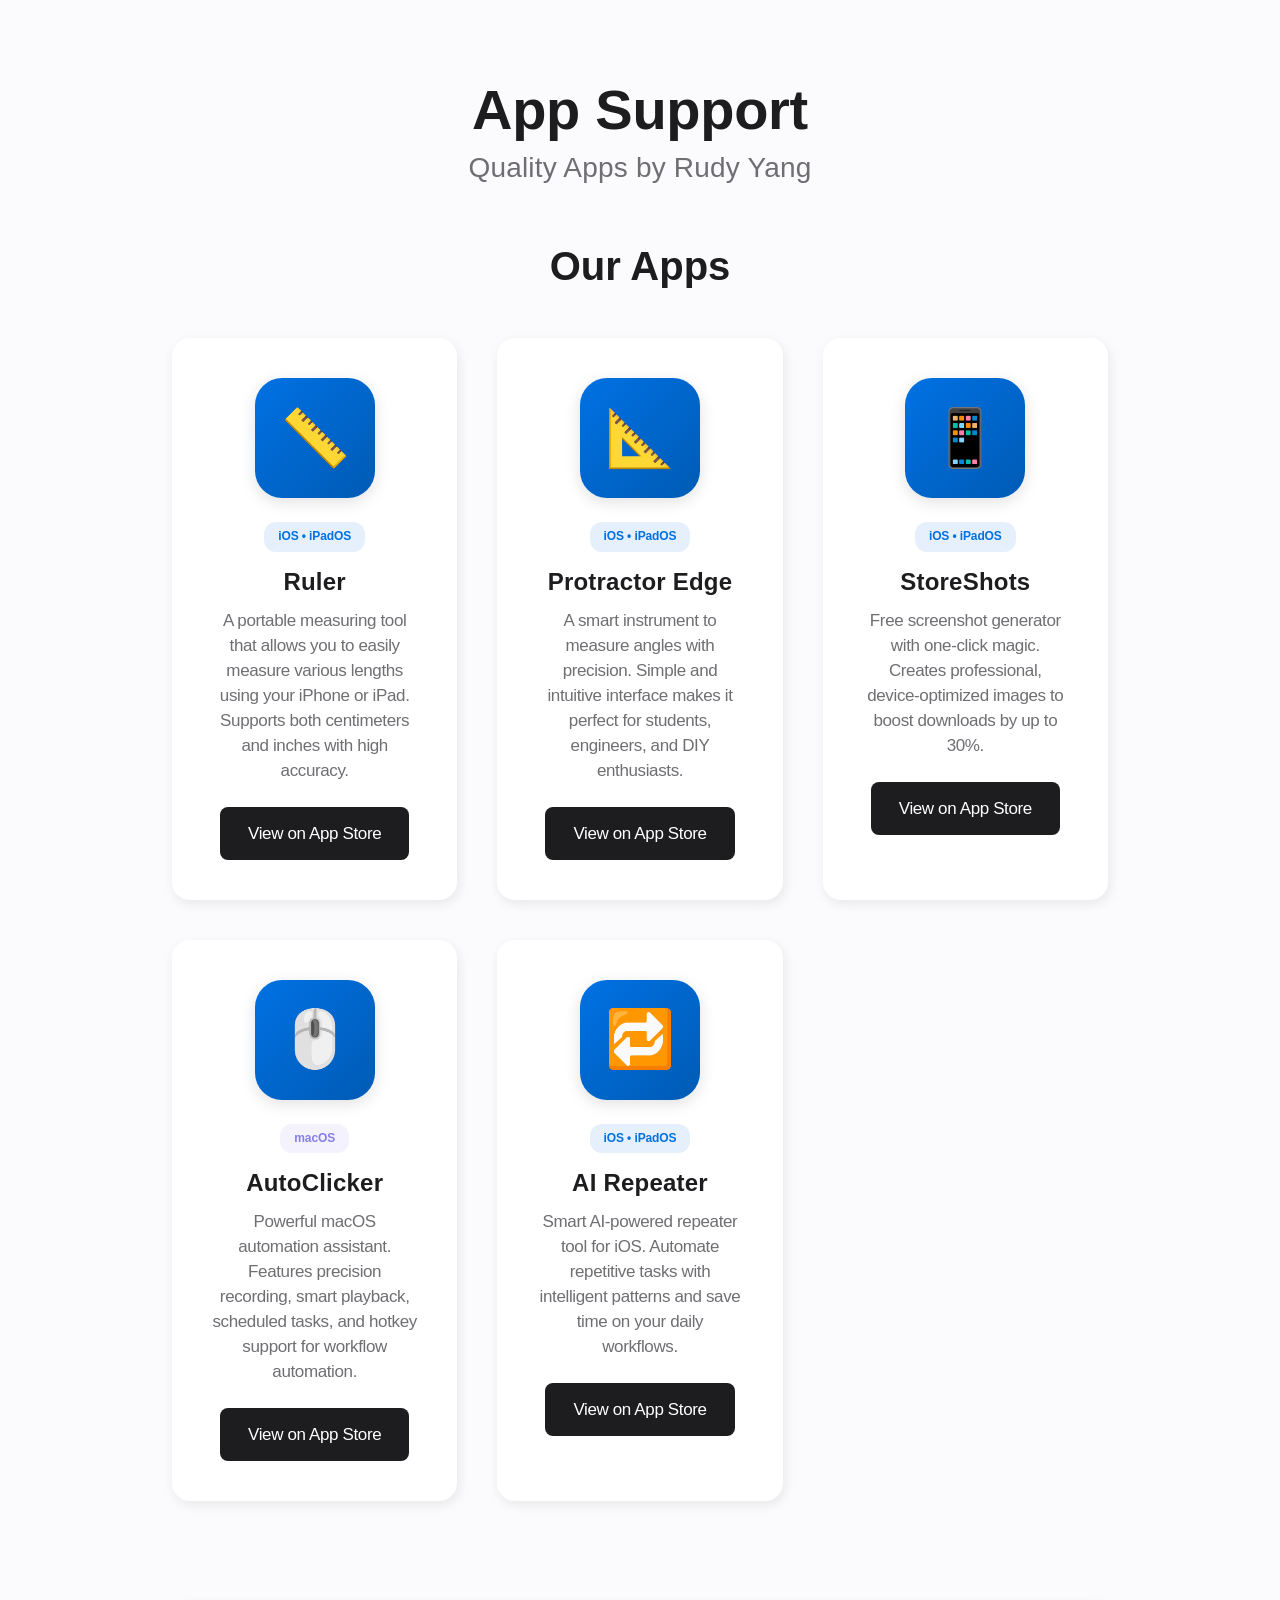
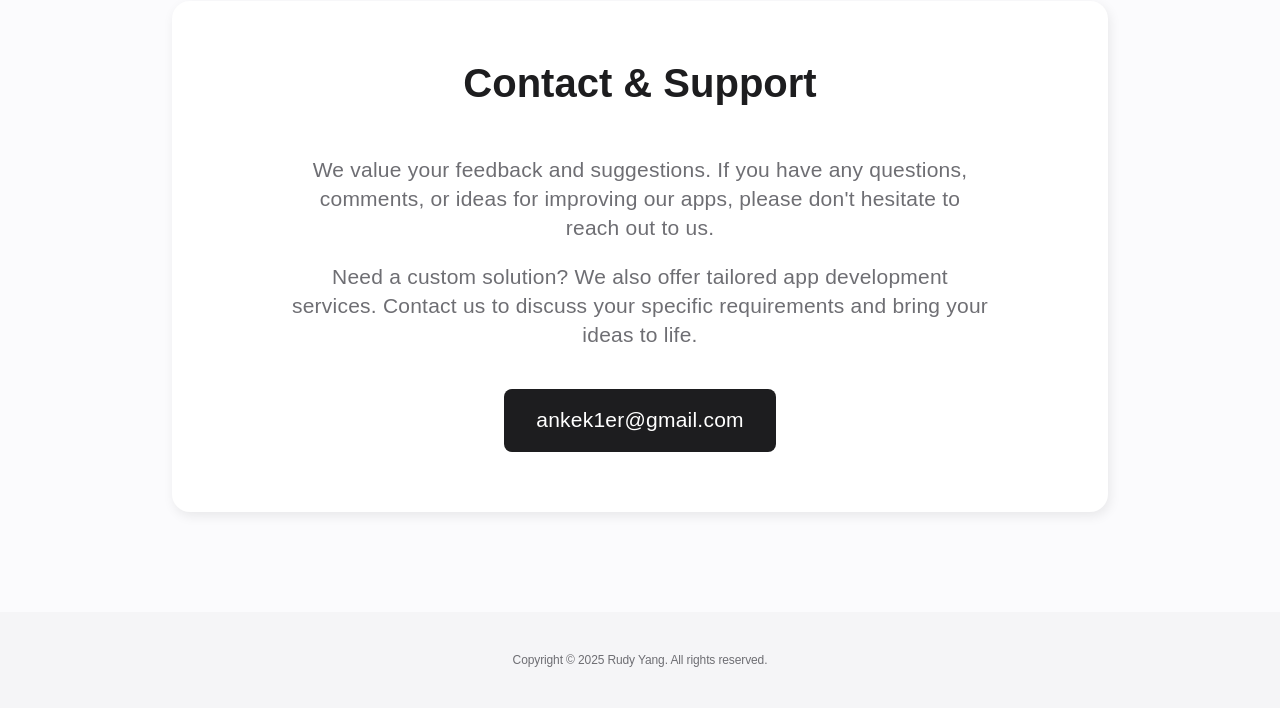
<file: index.html>
<!DOCTYPE html>
<html lang="en">
<head>
    <meta charset="UTF-8">
    <meta name="viewport" content="width=device-width, initial-scale=1.0">
    <title>App Support - Rudy Yang</title>
    <style>
        * {
            margin: 0;
            padding: 0;
            box-sizing: border-box;
        }

        body {
            font-family: -apple-system, BlinkMacSystemFont, 'SF Pro Display', 'SF Pro Text', 'Helvetica Neue', Helvetica, Arial, sans-serif;
            line-height: 1.47059;
            color: #1d1d1f;
            background: #fbfbfd;
            -webkit-font-smoothing: antialiased;
        }

        .container {
            max-width: 980px;
            margin: 0 auto;
            padding: 0 22px;
        }

        header {
            text-align: center;
            padding: 80px 0 60px;
        }

        h1 {
            font-size: 56px;
            line-height: 1.07143;
            font-weight: 600;
            letter-spacing: -0.005em;
            color: #1d1d1f;
            margin-bottom: 12px;
        }

        .subtitle {
            font-size: 28px;
            line-height: 1.14286;
            font-weight: 400;
            letter-spacing: .007em;
            color: #6e6e73;
        }

        .section {
            margin-bottom: 100px;
        }

        .section-title {
            font-size: 40px;
            line-height: 1.1;
            font-weight: 600;
            letter-spacing: 0;
            color: #1d1d1f;
            margin-bottom: 50px;
            text-align: center;
        }

        .apps-grid {
            display: grid;
            grid-template-columns: repeat(auto-fit, minmax(280px, 1fr));
            gap: 40px;
            margin-top: 50px;
        }

        .app-card {
            background: #fff;
            border-radius: 18px;
            padding: 40px;
            text-align: center;
            box-shadow: 2px 4px 12px rgba(0,0,0,.08);
            transition: all 0.3s cubic-bezier(0.4, 0, 0.2, 1);
        }

        .app-card:hover {
            transform: scale(1.02);
            box-shadow: 2px 4px 16px rgba(0,0,0,.12);
        }

        .app-icon {
            width: 120px;
            height: 120px;
            border-radius: 27px;
            margin: 0 auto 24px;
            box-shadow: 0 4px 16px rgba(0,0,0,.12);
            overflow: hidden;
            background: linear-gradient(135deg, #0071e3 0%, #005bb5 100%);
            display: flex;
            align-items: center;
            justify-content: center;
        }

        .app-icon img {
            width: 100%;
            height: 100%;
            object-fit: cover;
        }

        .icon-placeholder {
            font-size: 3.5em;
            color: white;
        }

        .platform-badge {
            display: inline-block;
            padding: 6px 14px;
            border-radius: 12px;
            font-size: 12px;
            font-weight: 600;
            margin-bottom: 16px;
            letter-spacing: -0.01em;
        }

        .ios-badge {
            background: rgba(0, 113, 227, 0.1);
            color: #0071e3;
        }

        .mac-badge {
            background: rgba(134, 127, 236, 0.1);
            color: #867fec;
        }

        .app-name {
            font-size: 24px;
            line-height: 1.16667;
            font-weight: 600;
            letter-spacing: .009em;
            color: #1d1d1f;
            margin-bottom: 12px;
        }

        .app-description {
            font-size: 17px;
            line-height: 1.47059;
            font-weight: 400;
            letter-spacing: -0.022em;
            color: #6e6e73;
            margin-bottom: 24px;
        }

        .app-link {
            display: inline-block;
            background: #1d1d1f;
            color: #fff;
            padding: 14px 28px;
            border-radius: 8px;
            text-decoration: none;
            font-size: 17px;
            font-weight: 500;
            letter-spacing: -0.022em;
            transition: all 0.3s ease;
        }

        .app-link:hover {
            background: #2d2d2f;
        }

        .contact-section {
            background: #fff;
            border-radius: 18px;
            padding: 60px 40px;
            text-align: center;
            box-shadow: 2px 4px 12px rgba(0,0,0,.08);
        }

        .contact-info {
            font-size: 21px;
            line-height: 1.381;
            font-weight: 400;
            letter-spacing: .011em;
            color: #6e6e73;
            margin-bottom: 20px;
            max-width: 700px;
            margin-left: auto;
            margin-right: auto;
        }

        .email-link {
            display: inline-block;
            background: #1d1d1f;
            color: #fff;
            padding: 16px 32px;
            border-radius: 8px;
            text-decoration: none;
            font-size: 21px;
            font-weight: 500;
            letter-spacing: .011em;
            transition: all 0.3s ease;
            margin-top: 20px;
        }

        .email-link:hover {
            background: #2d2d2f;
        }

        footer {
            background: #f5f5f7;
            color: #6e6e73;
            text-align: center;
            padding: 40px 22px;
            font-size: 12px;
            line-height: 1.33337;
            font-weight: 400;
            letter-spacing: -0.01em;
            margin-top: 100px;
        }

        @media (max-width: 1068px) {
            h1 {
                font-size: 48px;
            }

            .subtitle {
                font-size: 24px;
            }

            .section-title {
                font-size: 32px;
            }

            .apps-grid {
                gap: 30px;
            }
        }

        @media (max-width: 734px) {
            header {
                padding: 60px 0 40px;
            }

            h1 {
                font-size: 40px;
            }

            .subtitle {
                font-size: 21px;
            }

            .section-title {
                font-size: 28px;
            }

            .apps-grid {
                grid-template-columns: 1fr;
                gap: 24px;
            }

            .app-card {
                padding: 32px 24px;
            }

            .contact-section {
                padding: 40px 24px;
            }

            .section {
                margin-bottom: 60px;
            }
        }
    </style>
</head>
<body>
    <div class="container">
        <header>
            <h1>App Support</h1>
            <p class="subtitle">Quality Apps by Rudy Yang</p>
        </header>

        <section class="section">
            <h2 class="section-title">Our Apps</h2>
            <div class="apps-grid">
                <div class="app-card">
                    <div class="app-icon" id="icon-ruler">
                        <span class="icon-placeholder">📏</span>
                    </div>
                    <span class="platform-badge ios-badge">iOS • iPadOS</span>
                    <h3 class="app-name">Ruler</h3>
                    <p class="app-description">
                        A portable measuring tool that allows you to easily measure various lengths using your iPhone or iPad. Supports both centimeters and inches with high accuracy.
                    </p>
                    <a href="https://apps.apple.com/us/app/ruler-a-accurate-screen-ruler/id1174757735" class="app-link" target="_blank">View on App Store</a>
                </div>

                <div class="app-card">
                    <div class="app-icon" id="icon-protractor">
                        <span class="icon-placeholder">📐</span>
                    </div>
                    <span class="platform-badge ios-badge">iOS • iPadOS</span>
                    <h3 class="app-name">Protractor Edge</h3>
                    <p class="app-description">
                        A smart instrument to measure angles with precision. Simple and intuitive interface makes it perfect for students, engineers, and DIY enthusiasts.
                    </p>
                    <a href="https://apps.apple.com/us/app/protractor-edge-angle-measure/id1499078532" class="app-link" target="_blank">View on App Store</a>
                </div>

                <div class="app-card">
                    <div class="app-icon" id="icon-storeshots">
                        <span class="icon-placeholder">📱</span>
                    </div>
                    <span class="platform-badge ios-badge">iOS • iPadOS</span>
                    <h3 class="app-name">StoreShots</h3>
                    <p class="app-description">
                        Free screenshot generator with one-click magic. Creates professional, device-optimized images to boost downloads by up to 30%.
                    </p>
                    <a href="https://apps.apple.com/us/app/storeshots-create-store-shots/id6747141086" class="app-link" target="_blank">View on App Store</a>
                </div>

                <div class="app-card">
                    <div class="app-icon" id="icon-autoclicker">
                        <span class="icon-placeholder">🖱️</span>
                    </div>
                    <span class="platform-badge mac-badge">macOS</span>
                    <h3 class="app-name">AutoClicker</h3>
                    <p class="app-description">
                        Powerful macOS automation assistant. Features precision recording, smart playback, scheduled tasks, and hotkey support for workflow automation.
                    </p>
                    <a href="https://apps.apple.com/cn/app/autoclicker-bot/id6748926231?mt=12" class="app-link" target="_blank">View on App Store</a>
                </div>

                <div class="app-card">
                    <div class="app-icon" id="icon-airepeater">
                        <span class="icon-placeholder">🔁</span>
                    </div>
                    <span class="platform-badge ios-badge">iOS • iPadOS</span>
                    <h3 class="app-name">AI Repeater</h3>
                    <p class="app-description">
                        Smart AI-powered repeater tool for iOS. Automate repetitive tasks with intelligent patterns and save time on your daily workflows.
                    </p>
                    <a href="https://apps.apple.com/us/app/ai-repeater/id6755429701" class="app-link" target="_blank">View on App Store</a>
                </div>
            </div>
        </section>

        <section class="section">
            <div class="contact-section">
                <h2 class="section-title">Contact & Support</h2>
                <p class="contact-info">
                    We value your feedback and suggestions. If you have any questions, comments, or ideas for improving our apps, please don't hesitate to reach out to us.
                </p>
                <p class="contact-info" style="margin-top: 15px;">
                    Need a custom solution? We also offer tailored app development services. Contact us to discuss your specific requirements and bring your ideas to life.
                </p>
                <a href="mailto:ankek1er@gmail.com" class="email-link">ankek1er@gmail.com</a>
            </div>
        </section>
    </div>

    <footer>
        <p>Copyright © 2025 Rudy Yang. All rights reserved.</p>
    </footer>

    <script>
        async function loadAppIcon(appId, elementId) {
            try {
                const response = await fetch(`https://itunes.apple.com/lookup?id=${appId}`);
                const data = await response.json();
                
                if (data.results && data.results.length > 0) {
                    const iconUrl = data.results[0].artworkUrl512 || data.results[0].artworkUrl100;
                    const iconElement = document.getElementById(elementId);
                    
                    if (iconUrl && iconElement) {
                        const img = document.createElement('img');
                        img.src = iconUrl;
                        img.alt = 'App Icon';
                        img.onload = () => {
                            iconElement.style.background = 'transparent';
                            iconElement.innerHTML = '';
                            iconElement.appendChild(img);
                        };
                    }
                }
            } catch (error) {
                console.log('Could not load icon for app:', appId);
            }
        }

        loadAppIcon('1174757735', 'icon-ruler');
        loadAppIcon('1499078532', 'icon-protractor');
        loadAppIcon('6747141086', 'icon-storeshots');
        loadAppIcon('6748926231', 'icon-autoclicker');
        loadAppIcon('6755429701', 'icon-airepeater');
    </script>
</body>
</html>
</file>
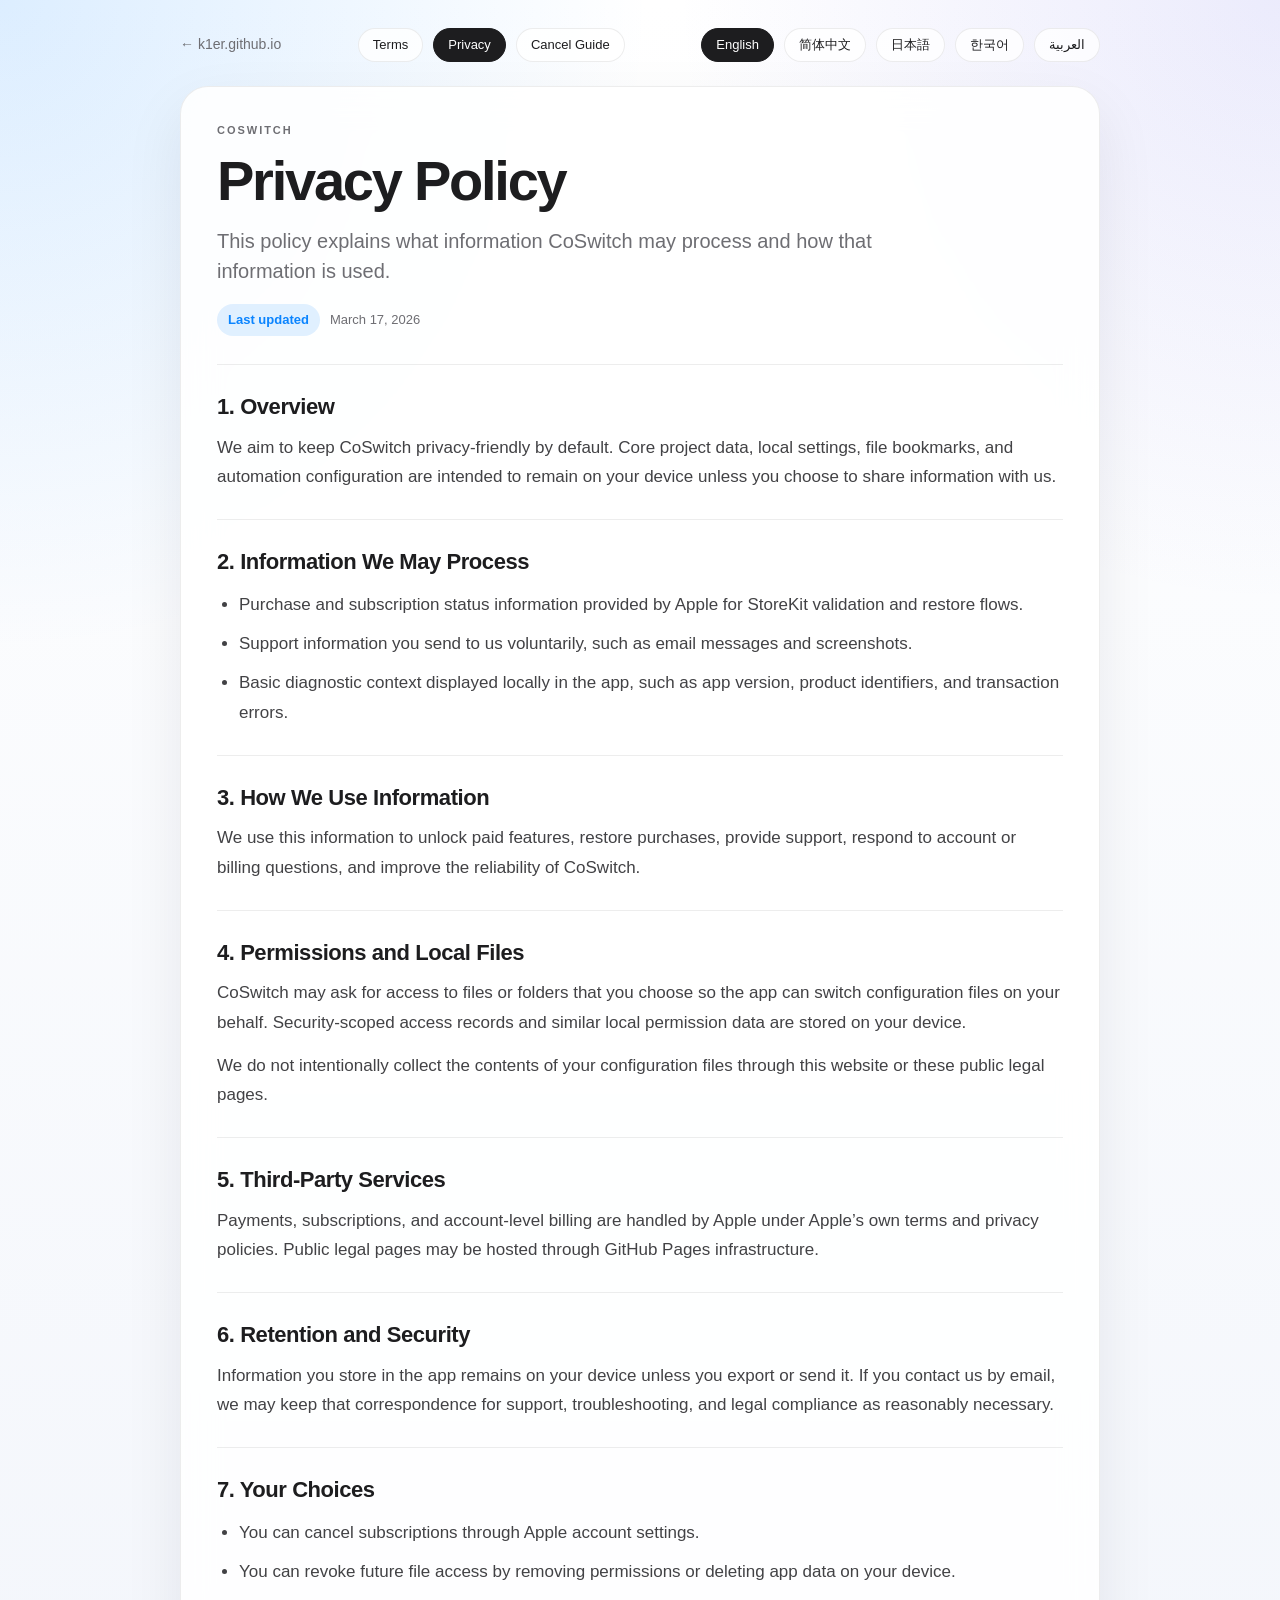
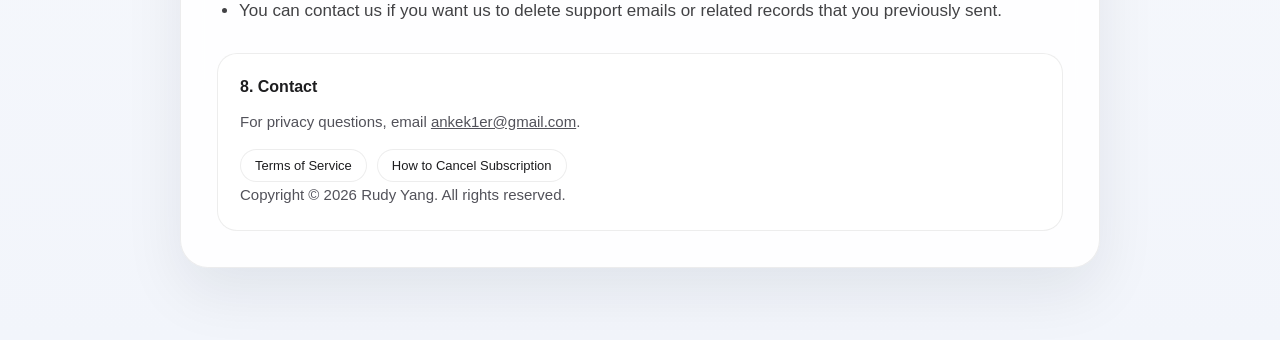
<file: MyH5/CoSwitchPrivacy/index.html>
<!DOCTYPE html>
<html lang="en">
<head>
    <meta charset="UTF-8">
    <meta name="viewport" content="width=device-width, initial-scale=1.0">
    <meta name="color-scheme" content="light">
    <title>CoSwitch Privacy Policy</title>
    <script src="../assets/coswitch-legal.js"></script>
    <link rel="stylesheet" href="../assets/coswitch-legal.css">
</head>
<body>
    <main class="legal-shell">
        <div class="topbar">
            <a class="brand-link" href="/">← k1er.github.io</a>

            <nav class="doc-links" aria-label="Legal documents">
                <a class="doc-link" href="../CoSwitchTerms/">Terms</a>
                <a class="doc-link current" href="../CoSwitchPrivacy/">Privacy</a>
                <a class="doc-link" href="../CoSwitchSubscriptionCancel/">Cancel Guide</a>
            </nav>

            <div class="language-switcher" aria-label="Language switcher">
                <button class="lang-button" type="button" data-set-language="en">English</button>
                <button class="lang-button" type="button" data-set-language="zh-Hans">简体中文</button>
                <button class="lang-button" type="button" data-set-language="ja">日本語</button>
                <button class="lang-button" type="button" data-set-language="ko">한국어</button>
                <button class="lang-button" type="button" data-set-language="ar">العربية</button>
            </div>
        </div>

        <article class="legal-article" data-lang-section="en" data-page-title="CoSwitch Privacy Policy">
            <p class="eyebrow">CoSwitch</p>
            <h1 class="hero-title">Privacy Policy</h1>
            <p class="hero-lead">
                This policy explains what information CoSwitch may process and how that information is used.
            </p>

            <div class="meta-row">
                <span class="meta-pill">Last updated</span>
                <time datetime="2026-03-17">March 17, 2026</time>
            </div>

            <section class="section-block">
                <h2 class="section-title">1. Overview</h2>
                <p>
                    We aim to keep CoSwitch privacy-friendly by default. Core project data, local settings, file bookmarks, and automation configuration are intended to remain on your device unless you choose to share information with us.
                </p>
            </section>

            <section class="section-block">
                <h2 class="section-title">2. Information We May Process</h2>
                <ul>
                    <li>Purchase and subscription status information provided by Apple for StoreKit validation and restore flows.</li>
                    <li>Support information you send to us voluntarily, such as email messages and screenshots.</li>
                    <li>Basic diagnostic context displayed locally in the app, such as app version, product identifiers, and transaction errors.</li>
                </ul>
            </section>

            <section class="section-block">
                <h2 class="section-title">3. How We Use Information</h2>
                <p>
                    We use this information to unlock paid features, restore purchases, provide support, respond to account or billing questions, and improve the reliability of CoSwitch.
                </p>
            </section>

            <section class="section-block">
                <h2 class="section-title">4. Permissions and Local Files</h2>
                <p>
                    CoSwitch may ask for access to files or folders that you choose so the app can switch configuration files on your behalf.
                    Security-scoped access records and similar local permission data are stored on your device.
                </p>
                <p>
                    We do not intentionally collect the contents of your configuration files through this website or these public legal pages.
                </p>
            </section>

            <section class="section-block">
                <h2 class="section-title">5. Third-Party Services</h2>
                <p>
                    Payments, subscriptions, and account-level billing are handled by Apple under Apple’s own terms and privacy policies.
                    Public legal pages may be hosted through GitHub Pages infrastructure.
                </p>
            </section>

            <section class="section-block">
                <h2 class="section-title">6. Retention and Security</h2>
                <p>
                    Information you store in the app remains on your device unless you export or send it.
                    If you contact us by email, we may keep that correspondence for support, troubleshooting, and legal compliance as reasonably necessary.
                </p>
            </section>

            <section class="section-block">
                <h2 class="section-title">7. Your Choices</h2>
                <ul>
                    <li>You can cancel subscriptions through Apple account settings.</li>
                    <li>You can revoke future file access by removing permissions or deleting app data on your device.</li>
                    <li>You can contact us if you want us to delete support emails or related records that you previously sent.</li>
                </ul>
            </section>

            <section class="section-block note-card">
                <h2 class="note-title">8. Contact</h2>
                <p>
                    For privacy questions, email
                    <a href="mailto:ankek1er@gmail.com">ankek1er@gmail.com</a>.
                </p>
                <div class="footer-links">
                    <a class="footer-link" href="../CoSwitchTerms/">Terms of Service</a>
                    <a class="footer-link" href="../CoSwitchSubscriptionCancel/">How to Cancel Subscription</a>
                </div>
                <p class="footer-note">Copyright © <span data-current-year>2026</span> Rudy Yang. All rights reserved.</p>
            </section>
        </article>

        <article class="legal-article" data-lang-section="zh-Hans" data-page-title="CoSwitch 隐私政策">
            <p class="eyebrow">CoSwitch</p>
            <h1 class="hero-title">隐私政策</h1>
            <p class="hero-lead">
                本政策说明 CoSwitch 可能处理哪些信息，以及这些信息会被如何使用。
            </p>

            <div class="meta-row">
                <span class="meta-pill">最后更新</span>
                <time datetime="2026-03-17">2026 年 3 月 17 日</time>
            </div>

            <section class="section-block">
                <h2 class="section-title">1. 概述</h2>
                <p>
                    我们尽量让 CoSwitch 默认保持隐私友好。项目数据、本地设置、文件书签和自动化配置原则上保留在你的设备上，除非你主动与我们共享相关信息。
                </p>
            </section>

            <section class="section-block">
                <h2 class="section-title">2. 我们可能处理的信息</h2>
                <ul>
                    <li>Apple 提供的购买状态和订阅状态信息，用于 StoreKit 校验与恢复购买。</li>
                    <li>你主动发送给我们的支持信息，例如邮件、截图或问题描述。</li>
                    <li>应用本地显示或使用的基础诊断上下文，例如应用版本、商品标识符和交易错误信息。</li>
                </ul>
            </section>

            <section class="section-block">
                <h2 class="section-title">3. 信息用途</h2>
                <p>
                    我们使用这些信息来解锁付费功能、恢复购买、提供支持、响应账单问题，并提升 CoSwitch 的稳定性和可靠性。
                </p>
            </section>

            <section class="section-block">
                <h2 class="section-title">4. 权限与本地文件</h2>
                <p>
                    CoSwitch 可能会请求访问你主动选择的文件或文件夹，以便代表你切换配置文件。
                    安全范围书签等本地权限记录会保存在你的设备上。
                </p>
                <p>
                    我们不会通过本网站或这些公开法律页面主动收集你的配置文件内容。
                </p>
            </section>

            <section class="section-block">
                <h2 class="section-title">5. 第三方服务</h2>
                <p>
                    支付、订阅和账户级账单由 Apple 根据其自身条款和隐私政策处理。
                    公开法律页面可能通过 GitHub Pages 基础设施托管。
                </p>
            </section>

            <section class="section-block">
                <h2 class="section-title">6. 保存与安全</h2>
                <p>
                    除非你主动导出或发送，否则你在应用中存储的信息会保留在你的设备上。
                    如果你通过电子邮件联系我们，我们可能会在合理必要的范围内保留这些往来记录，用于支持、排障和合规处理。
                </p>
            </section>

            <section class="section-block">
                <h2 class="section-title">7. 你的选择</h2>
                <ul>
                    <li>你可以在 Apple 账户设置中取消订阅。</li>
                    <li>你可以通过撤销权限或删除本地应用数据，阻止未来的文件访问。</li>
                    <li>如果你希望我们删除你曾发送过的支持邮件或相关记录，可以联系我们。</li>
                </ul>
            </section>

            <section class="section-block note-card">
                <h2 class="note-title">8. 联系方式</h2>
                <p>
                    如有隐私相关问题，请发送邮件至
                    <a href="mailto:ankek1er@gmail.com">ankek1er@gmail.com</a>。
                </p>
                <div class="footer-links">
                    <a class="footer-link" href="../CoSwitchTerms/">服务条款</a>
                    <a class="footer-link" href="../CoSwitchSubscriptionCancel/">如何取消订阅</a>
                </div>
                <p class="footer-note">Copyright © <span data-current-year>2026</span> Rudy Yang. All rights reserved.</p>
            </section>
        </article>

        <article class="legal-article" data-lang-section="ja" data-page-title="CoSwitch プライバシーポリシー">
            <p class="eyebrow">CoSwitch</p>
            <h1 class="hero-title">プライバシーポリシー</h1>
            <p class="hero-lead">
                本ポリシーは、CoSwitch がどのような情報を処理し、その情報をどのように利用するかを説明するものです。
            </p>

            <div class="meta-row">
                <span class="meta-pill">最終更新</span>
                <time datetime="2026-03-17">2026年3月17日</time>
            </div>

            <section class="section-block">
                <h2 class="section-title">1. 概要</h2>
                <p>
                    CoSwitch は、デフォルトでプライバシーに配慮した設計を目指しています。プロジェクト情報、ローカル設定、ファイルブックマーク、オートメーション構成は、利用者が共有しない限り端末内に保持されることを前提としています。
                </p>
            </section>

            <section class="section-block">
                <h2 class="section-title">2. 処理される可能性のある情報</h2>
                <ul>
                    <li>StoreKit 検証や購入復元のために Apple から提供される購入およびサブスクリプション状態。</li>
                    <li>サポートのために利用者が任意で送信するメール、スクリーンショット、問い合わせ内容。</li>
                    <li>アプリ内でローカルに扱われる基本的な診断情報。たとえばアプリのバージョン、商品 ID、取引エラーなど。</li>
                </ul>
            </section>

            <section class="section-block">
                <h2 class="section-title">3. 情報の利用目的</h2>
                <p>
                    これらの情報は、有料機能の解放、購入復元、サポート対応、請求に関する問い合わせ対応、および CoSwitch の安定性向上のために利用されます。
                </p>
            </section>

            <section class="section-block">
                <h2 class="section-title">4. 権限とローカルファイル</h2>
                <p>
                    CoSwitch は、利用者が選択したファイルやフォルダへのアクセス許可を求める場合があります。これは設定ファイルの切り替えを行うためです。
                    セキュリティスコープ付きブックマークなどの権限情報は端末内に保存されます。
                </p>
                <p>
                    本サイトや公開されている法律ページを通じて、設定ファイルの内容を意図的に収集することはありません。
                </p>
            </section>

            <section class="section-block">
                <h2 class="section-title">5. 第三者サービス</h2>
                <p>
                    支払い、サブスクリプション、請求関連の処理は Apple の利用規約およびプライバシーポリシーに基づいて Apple が行います。
                    公開されている法律ページは GitHub Pages のインフラ上で提供される場合があります。
                </p>
            </section>

            <section class="section-block">
                <h2 class="section-title">6. 保存期間と安全管理</h2>
                <p>
                    アプリ内の情報は、利用者が書き出したり送信したりしない限り、端末上に保持されます。
                    サポートメールを受信した場合、サポート、トラブルシューティング、法令対応のために合理的な範囲で保存することがあります。
                </p>
            </section>

            <section class="section-block">
                <h2 class="section-title">7. 利用者の選択肢</h2>
                <ul>
                    <li>サブスクリプションは Apple アカウント設定から解約できます。</li>
                    <li>権限の取り消しやアプリデータの削除によって、将来のファイルアクセスを止めることができます。</li>
                    <li>過去に送信したサポートメールや関連記録の削除を希望する場合は、ご連絡ください。</li>
                </ul>
            </section>

            <section class="section-block note-card">
                <h2 class="note-title">8. お問い合わせ</h2>
                <p>
                    プライバシーに関するご質問は
                    <a href="mailto:ankek1er@gmail.com">ankek1er@gmail.com</a>
                    までご連絡ください。
                </p>
                <div class="footer-links">
                    <a class="footer-link" href="../CoSwitchTerms/">利用規約</a>
                    <a class="footer-link" href="../CoSwitchSubscriptionCancel/">解約方法</a>
                </div>
                <p class="footer-note">Copyright © <span data-current-year>2026</span> Rudy Yang. All rights reserved.</p>
            </section>
        </article>

        <article class="legal-article" data-lang-section="ko" data-page-title="CoSwitch 개인정보 처리방침">
            <p class="eyebrow">CoSwitch</p>
            <h1 class="hero-title">개인정보 처리방침</h1>
            <p class="hero-lead">
                본 정책은 CoSwitch가 어떤 정보를 처리할 수 있는지, 그리고 그 정보가 어떻게 사용되는지를 설명합니다.
            </p>

            <div class="meta-row">
                <span class="meta-pill">최종 업데이트</span>
                <time datetime="2026-03-17">2026년 3월 17일</time>
            </div>

            <section class="section-block">
                <h2 class="section-title">1. 개요</h2>
                <p>
                    CoSwitch는 기본적으로 개인정보를 최소한으로 다루는 방향을 지향합니다. 프로젝트 데이터, 로컬 설정, 파일 북마크 및 자동화 구성은 사용자가 직접 공유하지 않는 한 기기에 남아 있도록 설계되어 있습니다.
                </p>
            </section>

            <section class="section-block">
                <h2 class="section-title">2. 처리될 수 있는 정보</h2>
                <ul>
                    <li>StoreKit 검증 및 구매 복원을 위해 Apple이 제공하는 구매 및 구독 상태 정보</li>
                    <li>지원 요청을 위해 사용자가 자발적으로 보내는 이메일, 스크린샷 및 문의 내용</li>
                    <li>앱에서 로컬로 다루는 기본 진단 정보. 예를 들어 앱 버전, 상품 식별자, 거래 오류 등</li>
                </ul>
            </section>

            <section class="section-block">
                <h2 class="section-title">3. 정보 사용 목적</h2>
                <p>
                    이러한 정보는 유료 기능 잠금 해제, 구매 복원, 지원 제공, 청구 관련 문의 대응 및 CoSwitch의 안정성 향상을 위해 사용됩니다.
                </p>
            </section>

            <section class="section-block">
                <h2 class="section-title">4. 권한 및 로컬 파일</h2>
                <p>
                    CoSwitch는 사용자가 선택한 파일이나 폴더에 접근 권한을 요청할 수 있습니다. 이는 구성 파일 전환을 수행하기 위한 목적입니다.
                    보안 범위 북마크 등의 권한 기록은 사용자의 기기에 저장됩니다.
                </p>
                <p>
                    본 웹사이트나 공개 법률 페이지를 통해 구성 파일의 내용을 의도적으로 수집하지 않습니다.
                </p>
            </section>

            <section class="section-block">
                <h2 class="section-title">5. 제3자 서비스</h2>
                <p>
                    결제, 구독 및 계정 수준 청구는 Apple의 정책과 약관에 따라 Apple이 처리합니다.
                    공개 법률 페이지는 GitHub Pages 인프라에서 호스팅될 수 있습니다.
                </p>
            </section>

            <section class="section-block">
                <h2 class="section-title">6. 보관 및 보안</h2>
                <p>
                    앱에 저장된 정보는 사용자가 직접 내보내거나 전송하지 않는 한 기기에 남습니다.
                    이메일로 문의한 경우 지원, 문제 해결 및 법적 준수를 위해 합리적으로 필요한 범위 내에서 해당 기록을 보관할 수 있습니다.
                </p>
            </section>

            <section class="section-block">
                <h2 class="section-title">7. 사용자의 선택</h2>
                <ul>
                    <li>구독은 Apple 계정 설정에서 취소할 수 있습니다.</li>
                    <li>권한을 철회하거나 앱 데이터를 삭제하여 향후 파일 접근을 차단할 수 있습니다.</li>
                    <li>이전에 보낸 지원 이메일이나 관련 기록의 삭제를 원하면 저희에게 연락할 수 있습니다.</li>
                </ul>
            </section>

            <section class="section-block note-card">
                <h2 class="note-title">8. 문의</h2>
                <p>
                    개인정보 관련 문의는
                    <a href="mailto:ankek1er@gmail.com">ankek1er@gmail.com</a>
                    으로 보내 주세요.
                </p>
                <div class="footer-links">
                    <a class="footer-link" href="../CoSwitchTerms/">서비스 약관</a>
                    <a class="footer-link" href="../CoSwitchSubscriptionCancel/">구독 취소 방법</a>
                </div>
                <p class="footer-note">Copyright © <span data-current-year>2026</span> Rudy Yang. All rights reserved.</p>
            </section>
        </article>

        <article class="legal-article" data-lang-section="ar" data-page-title="CoSwitch سياسة الخصوصية">
            <p class="eyebrow">CoSwitch</p>
            <h1 class="hero-title">سياسة الخصوصية</h1>
            <p class="hero-lead">
                توضح هذه السياسة ما هي المعلومات التي قد يعالجها CoSwitch وكيف يتم استخدام تلك المعلومات.
            </p>

            <div class="meta-row">
                <span class="meta-pill">آخر تحديث</span>
                <time datetime="2026-03-17">17 مارس 2026</time>
            </div>

            <section class="section-block">
                <h2 class="section-title">1. نظرة عامة</h2>
                <p>
                    نسعى إلى جعل CoSwitch صديقا للخصوصية بشكل افتراضي. يفترض أن تبقى بيانات المشاريع والإعدادات المحلية وإشارات الملفات وإعدادات الأتمتة على جهازك ما لم تختر مشاركتها معنا.
                </p>
            </section>

            <section class="section-block">
                <h2 class="section-title">2. المعلومات التي قد نعالجها</h2>
                <ul>
                    <li>معلومات حالة الشراء والاشتراك التي توفرها Apple لعمليات التحقق والاستعادة عبر StoreKit</li>
                    <li>معلومات الدعم التي ترسلها إلينا طوعا مثل رسائل البريد الإلكتروني ولقطات الشاشة</li>
                    <li>سياق تشخيصي أساسي يستخدم محليا داخل التطبيق مثل إصدار التطبيق ومعرفات المنتجات وأخطاء المعاملات</li>
                </ul>
            </section>

            <section class="section-block">
                <h2 class="section-title">3. كيفية استخدام المعلومات</h2>
                <p>
                    نستخدم هذه المعلومات لفتح الميزات المدفوعة واستعادة المشتريات وتقديم الدعم والرد على أسئلة الفوترة وتحسين موثوقية CoSwitch.
                </p>
            </section>

            <section class="section-block">
                <h2 class="section-title">4. الأذونات والملفات المحلية</h2>
                <p>
                    قد يطلب CoSwitch الوصول إلى ملفات أو مجلدات تختارها أنت حتى يتمكن من تبديل ملفات الإعدادات نيابة عنك.
                    يتم تخزين سجلات الوصول المحلية مثل الإشارات ذات النطاق الأمني على جهازك.
                </p>
                <p>
                    نحن لا نجمع عمدا محتوى ملفات الإعدادات الخاصة بك من خلال هذا الموقع أو هذه الصفحات القانونية العامة.
                </p>
            </section>

            <section class="section-block">
                <h2 class="section-title">5. خدمات الجهات الخارجية</h2>
                <p>
                    تتم معالجة المدفوعات والاشتراكات والفوترة على مستوى الحساب بواسطة Apple وفقا لسياساتها الخاصة.
                    وقد تتم استضافة الصفحات القانونية العامة عبر بنية GitHub Pages التحتية.
                </p>
            </section>

            <section class="section-block">
                <h2 class="section-title">6. الاحتفاظ والأمان</h2>
                <p>
                    تبقى المعلومات التي تخزنها داخل التطبيق على جهازك ما لم تقم بتصديرها أو إرسالها.
                    وإذا تواصلت معنا عبر البريد الإلكتروني، فقد نحتفظ بالمراسلات بقدر معقول لأغراض الدعم واستكشاف الأخطاء والامتثال.
                </p>
            </section>

            <section class="section-block">
                <h2 class="section-title">7. خياراتك</h2>
                <ul>
                    <li>يمكنك إلغاء الاشتراك من إعدادات حساب Apple الخاصة بك.</li>
                    <li>يمكنك إيقاف الوصول المستقبلي إلى الملفات عبر إزالة الأذونات أو حذف بيانات التطبيق من جهازك.</li>
                    <li>يمكنك التواصل معنا إذا أردت حذف رسائل الدعم أو السجلات المرتبطة التي أرسلتها سابقا.</li>
                </ul>
            </section>

            <section class="section-block note-card">
                <h2 class="note-title">8. التواصل</h2>
                <p>
                    لأي استفسار يتعلق بالخصوصية، راسلنا عبر
                    <a href="mailto:ankek1er@gmail.com">ankek1er@gmail.com</a>.
                </p>
                <div class="footer-links">
                    <a class="footer-link" href="../CoSwitchTerms/">شروط الخدمة</a>
                    <a class="footer-link" href="../CoSwitchSubscriptionCancel/">كيفية إلغاء الاشتراك</a>
                </div>
                <p class="footer-note">Copyright © <span data-current-year>2026</span> Rudy Yang. All rights reserved.</p>
            </section>
        </article>
    </main>
</body>
</html>
</file>
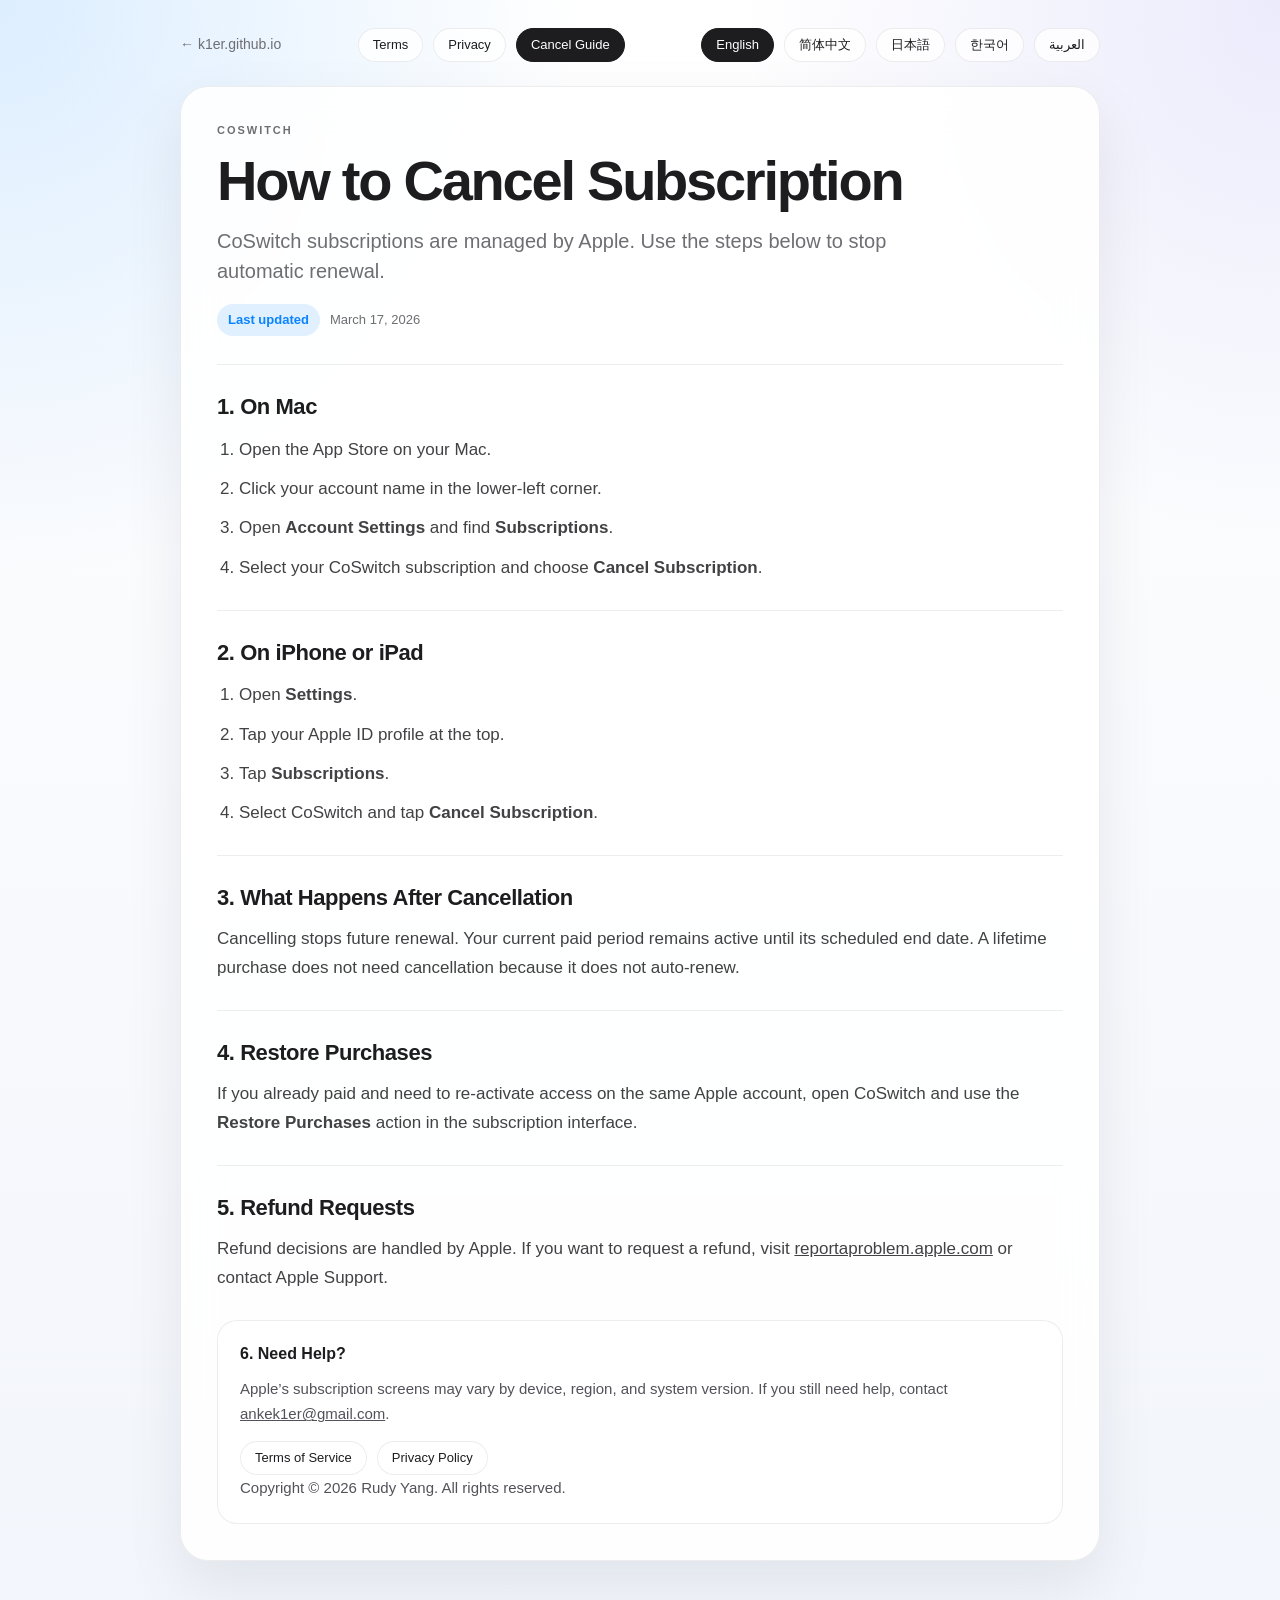
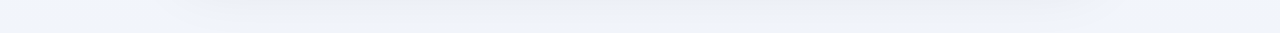
<file: MyH5/CoSwitchSubscriptionCancel/index.html>
<!DOCTYPE html>
<html lang="en">
<head>
    <meta charset="UTF-8">
    <meta name="viewport" content="width=device-width, initial-scale=1.0">
    <meta name="color-scheme" content="light">
    <title>How to Cancel a CoSwitch Subscription</title>
    <script src="../assets/coswitch-legal.js"></script>
    <link rel="stylesheet" href="../assets/coswitch-legal.css">
</head>
<body>
    <main class="legal-shell">
        <div class="topbar">
            <a class="brand-link" href="/">← k1er.github.io</a>

            <nav class="doc-links" aria-label="Legal documents">
                <a class="doc-link" href="../CoSwitchTerms/">Terms</a>
                <a class="doc-link" href="../CoSwitchPrivacy/">Privacy</a>
                <a class="doc-link current" href="../CoSwitchSubscriptionCancel/">Cancel Guide</a>
            </nav>

            <div class="language-switcher" aria-label="Language switcher">
                <button class="lang-button" type="button" data-set-language="en">English</button>
                <button class="lang-button" type="button" data-set-language="zh-Hans">简体中文</button>
                <button class="lang-button" type="button" data-set-language="ja">日本語</button>
                <button class="lang-button" type="button" data-set-language="ko">한국어</button>
                <button class="lang-button" type="button" data-set-language="ar">العربية</button>
            </div>
        </div>

        <article class="legal-article" data-lang-section="en" data-page-title="How to Cancel a CoSwitch Subscription">
            <p class="eyebrow">CoSwitch</p>
            <h1 class="hero-title">How to Cancel Subscription</h1>
            <p class="hero-lead">
                CoSwitch subscriptions are managed by Apple. Use the steps below to stop automatic renewal.
            </p>

            <div class="meta-row">
                <span class="meta-pill">Last updated</span>
                <time datetime="2026-03-17">March 17, 2026</time>
            </div>

            <section class="section-block">
                <h2 class="section-title">1. On Mac</h2>
                <ol>
                    <li>Open the App Store on your Mac.</li>
                    <li>Click your account name in the lower-left corner.</li>
                    <li>Open <strong>Account Settings</strong> and find <strong>Subscriptions</strong>.</li>
                    <li>Select your CoSwitch subscription and choose <strong>Cancel Subscription</strong>.</li>
                </ol>
            </section>

            <section class="section-block">
                <h2 class="section-title">2. On iPhone or iPad</h2>
                <ol>
                    <li>Open <strong>Settings</strong>.</li>
                    <li>Tap your Apple ID profile at the top.</li>
                    <li>Tap <strong>Subscriptions</strong>.</li>
                    <li>Select CoSwitch and tap <strong>Cancel Subscription</strong>.</li>
                </ol>
            </section>

            <section class="section-block">
                <h2 class="section-title">3. What Happens After Cancellation</h2>
                <p>
                    Cancelling stops future renewal. Your current paid period remains active until its scheduled end date.
                    A lifetime purchase does not need cancellation because it does not auto-renew.
                </p>
            </section>

            <section class="section-block">
                <h2 class="section-title">4. Restore Purchases</h2>
                <p>
                    If you already paid and need to re-activate access on the same Apple account, open CoSwitch and use the <strong>Restore Purchases</strong> action in the subscription interface.
                </p>
            </section>

            <section class="section-block">
                <h2 class="section-title">5. Refund Requests</h2>
                <p>
                    Refund decisions are handled by Apple. If you want to request a refund, visit
                    <a href="https://reportaproblem.apple.com/" target="_blank" rel="noreferrer">reportaproblem.apple.com</a>
                    or contact Apple Support.
                </p>
            </section>

            <section class="section-block note-card">
                <h2 class="note-title">6. Need Help?</h2>
                <p>
                    Apple’s subscription screens may vary by device, region, and system version. If you still need help, contact
                    <a href="mailto:ankek1er@gmail.com">ankek1er@gmail.com</a>.
                </p>
                <div class="footer-links">
                    <a class="footer-link" href="../CoSwitchTerms/">Terms of Service</a>
                    <a class="footer-link" href="../CoSwitchPrivacy/">Privacy Policy</a>
                </div>
                <p class="footer-note">Copyright © <span data-current-year>2026</span> Rudy Yang. All rights reserved.</p>
            </section>
        </article>

        <article class="legal-article" data-lang-section="zh-Hans" data-page-title="如何取消 CoSwitch 订阅">
            <p class="eyebrow">CoSwitch</p>
            <h1 class="hero-title">如何取消订阅</h1>
            <p class="hero-lead">
                CoSwitch 的订阅由 Apple 管理。请按照以下步骤停止自动续费。
            </p>

            <div class="meta-row">
                <span class="meta-pill">最后更新</span>
                <time datetime="2026-03-17">2026 年 3 月 17 日</time>
            </div>

            <section class="section-block">
                <h2 class="section-title">1. 在 Mac 上取消</h2>
                <ol>
                    <li>在 Mac 上打开 App Store。</li>
                    <li>点击左下角的账户名称。</li>
                    <li>进入<strong>账户设置</strong>，找到<strong>订阅</strong>。</li>
                    <li>选择 CoSwitch 订阅，然后点击<strong>取消订阅</strong>。</li>
                </ol>
            </section>

            <section class="section-block">
                <h2 class="section-title">2. 在 iPhone 或 iPad 上取消</h2>
                <ol>
                    <li>打开<strong>设置</strong>。</li>
                    <li>点击顶部的 Apple ID 头像。</li>
                    <li>进入<strong>订阅</strong>。</li>
                    <li>选择 CoSwitch，然后点击<strong>取消订阅</strong>。</li>
                </ol>
            </section>

            <section class="section-block">
                <h2 class="section-title">3. 取消后会发生什么</h2>
                <p>
                    取消订阅后，未来不会再自动续费。你当前已支付的订阅周期仍会持续到原定结束日期。
                    终身买断无需取消，因为它不会自动续费。
                </p>
            </section>

            <section class="section-block">
                <h2 class="section-title">4. 恢复购买</h2>
                <p>
                    如果你已经付费，但需要在同一个 Apple 账户下重新激活权益，请打开 CoSwitch，并在订阅界面中使用<strong>恢复购买</strong>功能。
                </p>
            </section>

            <section class="section-block">
                <h2 class="section-title">5. 退款申请</h2>
                <p>
                    退款由 Apple 负责处理。如果你希望申请退款，请访问
                    <a href="https://reportaproblem.apple.com/" target="_blank" rel="noreferrer">reportaproblem.apple.com</a>
                    或联系 Apple 支持。
                </p>
            </section>

            <section class="section-block note-card">
                <h2 class="note-title">6. 需要帮助？</h2>
                <p>
                    Apple 的订阅管理界面可能会因设备、地区和系统版本而不同。如果你仍需要帮助，请联系
                    <a href="mailto:ankek1er@gmail.com">ankek1er@gmail.com</a>。
                </p>
                <div class="footer-links">
                    <a class="footer-link" href="../CoSwitchTerms/">服务条款</a>
                    <a class="footer-link" href="../CoSwitchPrivacy/">隐私政策</a>
                </div>
                <p class="footer-note">Copyright © <span data-current-year>2026</span> Rudy Yang. All rights reserved.</p>
            </section>
        </article>

        <article class="legal-article" data-lang-section="ja" data-page-title="CoSwitch サブスクリプションの解約方法">
            <p class="eyebrow">CoSwitch</p>
            <h1 class="hero-title">サブスクリプションの解約方法</h1>
            <p class="hero-lead">
                CoSwitch のサブスクリプションは Apple が管理しています。以下の手順で自動更新を停止できます。
            </p>

            <div class="meta-row">
                <span class="meta-pill">最終更新</span>
                <time datetime="2026-03-17">2026年3月17日</time>
            </div>

            <section class="section-block">
                <h2 class="section-title">1. Mac で解約する</h2>
                <ol>
                    <li>Mac で App Store を開きます。</li>
                    <li>左下のアカウント名をクリックします。</li>
                    <li><strong>アカウント設定</strong>を開き、<strong>サブスクリプション</strong>を見つけます。</li>
                    <li>CoSwitch のサブスクリプションを選択し、<strong>サブスクリプションをキャンセル</strong>を選びます。</li>
                </ol>
            </section>

            <section class="section-block">
                <h2 class="section-title">2. iPhone または iPad で解約する</h2>
                <ol>
                    <li><strong>設定</strong>を開きます。</li>
                    <li>上部の Apple ID プロフィールをタップします。</li>
                    <li><strong>サブスクリプション</strong>をタップします。</li>
                    <li>CoSwitch を選択し、<strong>サブスクリプションをキャンセル</strong>をタップします。</li>
                </ol>
            </section>

            <section class="section-block">
                <h2 class="section-title">3. 解約後について</h2>
                <p>
                    解約すると、今後の自動更新は停止します。現在支払済みの期間が終了するまでは利用を継続できます。
                    永久買い切りプランは自動更新されないため、解約は不要です。
                </p>
            </section>

            <section class="section-block">
                <h2 class="section-title">4. 購入の復元</h2>
                <p>
                    すでに支払い済みで、同じ Apple アカウントで利用を再有効化したい場合は、CoSwitch を開いてサブスクリプション画面の<strong>購入を復元</strong>を使用してください。
                </p>
            </section>

            <section class="section-block">
                <h2 class="section-title">5. 返金申請</h2>
                <p>
                    返金の判断は Apple が行います。返金を申請したい場合は
                    <a href="https://reportaproblem.apple.com/" target="_blank" rel="noreferrer">reportaproblem.apple.com</a>
                    を利用するか、Apple サポートにお問い合わせください。
                </p>
            </section>

            <section class="section-block note-card">
                <h2 class="note-title">6. サポートが必要な場合</h2>
                <p>
                    Apple のサブスクリプション管理画面は、端末、地域、システムバージョンによって異なる場合があります。必要に応じて
                    <a href="mailto:ankek1er@gmail.com">ankek1er@gmail.com</a>
                    までご連絡ください。
                </p>
                <div class="footer-links">
                    <a class="footer-link" href="../CoSwitchTerms/">利用規約</a>
                    <a class="footer-link" href="../CoSwitchPrivacy/">プライバシーポリシー</a>
                </div>
                <p class="footer-note">Copyright © <span data-current-year>2026</span> Rudy Yang. All rights reserved.</p>
            </section>
        </article>

        <article class="legal-article" data-lang-section="ko" data-page-title="CoSwitch 구독 취소 방법">
            <p class="eyebrow">CoSwitch</p>
            <h1 class="hero-title">구독 취소 방법</h1>
            <p class="hero-lead">
                CoSwitch 구독은 Apple에서 관리합니다. 아래 단계를 따라 자동 갱신을 중지할 수 있습니다.
            </p>

            <div class="meta-row">
                <span class="meta-pill">최종 업데이트</span>
                <time datetime="2026-03-17">2026년 3월 17일</time>
            </div>

            <section class="section-block">
                <h2 class="section-title">1. Mac에서 취소하기</h2>
                <ol>
                    <li>Mac에서 App Store를 엽니다.</li>
                    <li>왼쪽 아래의 계정 이름을 클릭합니다.</li>
                    <li><strong>계정 설정</strong>으로 이동해 <strong>구독</strong>을 찾습니다.</li>
                    <li>CoSwitch 구독을 선택한 뒤 <strong>구독 취소</strong>를 누릅니다.</li>
                </ol>
            </section>

            <section class="section-block">
                <h2 class="section-title">2. iPhone 또는 iPad에서 취소하기</h2>
                <ol>
                    <li><strong>설정</strong>을 엽니다.</li>
                    <li>상단의 Apple ID 프로필을 탭합니다.</li>
                    <li><strong>구독</strong>을 탭합니다.</li>
                    <li>CoSwitch를 선택하고 <strong>구독 취소</strong>를 탭합니다.</li>
                </ol>
            </section>

            <section class="section-block">
                <h2 class="section-title">3. 취소 후에는 어떻게 되나요?</h2>
                <p>
                    구독을 취소하면 이후 자동 갱신은 중지됩니다. 현재 결제한 기간이 끝날 때까지는 이용 권한이 유지됩니다.
                    평생 구매는 자동 갱신되지 않으므로 취소가 필요하지 않습니다.
                </p>
            </section>

            <section class="section-block">
                <h2 class="section-title">4. 구매 복원</h2>
                <p>
                    이미 결제했지만 동일한 Apple 계정에서 접근 권한을 다시 활성화해야 하는 경우, CoSwitch를 열고 구독 화면의 <strong>구매 복원</strong> 기능을 사용하세요.
                </p>
            </section>

            <section class="section-block">
                <h2 class="section-title">5. 환불 요청</h2>
                <p>
                    환불 결정은 Apple이 담당합니다. 환불을 요청하려면
                    <a href="https://reportaproblem.apple.com/" target="_blank" rel="noreferrer">reportaproblem.apple.com</a>
                    을 방문하거나 Apple 지원에 문의하세요.
                </p>
            </section>

            <section class="section-block note-card">
                <h2 class="note-title">6. 도움이 필요하신가요?</h2>
                <p>
                    Apple의 구독 관리 화면은 기기, 지역 및 시스템 버전에 따라 다를 수 있습니다. 추가 도움이 필요하면
                    <a href="mailto:ankek1er@gmail.com">ankek1er@gmail.com</a>
                    으로 연락해 주세요.
                </p>
                <div class="footer-links">
                    <a class="footer-link" href="../CoSwitchTerms/">서비스 약관</a>
                    <a class="footer-link" href="../CoSwitchPrivacy/">개인정보 처리방침</a>
                </div>
                <p class="footer-note">Copyright © <span data-current-year>2026</span> Rudy Yang. All rights reserved.</p>
            </section>
        </article>

        <article class="legal-article" data-lang-section="ar" data-page-title="كيفية إلغاء اشتراك CoSwitch">
            <p class="eyebrow">CoSwitch</p>
            <h1 class="hero-title">كيفية إلغاء الاشتراك</h1>
            <p class="hero-lead">
                تتم إدارة اشتراكات CoSwitch بواسطة Apple. استخدم الخطوات التالية لإيقاف التجديد التلقائي.
            </p>

            <div class="meta-row">
                <span class="meta-pill">آخر تحديث</span>
                <time datetime="2026-03-17">17 مارس 2026</time>
            </div>

            <section class="section-block">
                <h2 class="section-title">1. على جهاز Mac</h2>
                <ol>
                    <li>افتح App Store على جهاز Mac.</li>
                    <li>انقر على اسم حسابك في الزاوية السفلية اليسرى.</li>
                    <li>افتح <strong>إعدادات الحساب</strong> وابحث عن <strong>الاشتراكات</strong>.</li>
                    <li>اختر اشتراك CoSwitch ثم اضغط <strong>إلغاء الاشتراك</strong>.</li>
                </ol>
            </section>

            <section class="section-block">
                <h2 class="section-title">2. على iPhone أو iPad</h2>
                <ol>
                    <li>افتح <strong>الإعدادات</strong>.</li>
                    <li>اضغط على ملف Apple ID في الأعلى.</li>
                    <li>اضغط على <strong>الاشتراكات</strong>.</li>
                    <li>اختر CoSwitch ثم اضغط <strong>إلغاء الاشتراك</strong>.</li>
                </ol>
            </section>

            <section class="section-block">
                <h2 class="section-title">3. ماذا يحدث بعد الإلغاء؟</h2>
                <p>
                    يؤدي الإلغاء إلى إيقاف التجديد المستقبلي فقط. يظل الاشتراك الحالي نشطا حتى نهاية الفترة المدفوعة الحالية.
                    ولا يحتاج الشراء الدائم إلى إلغاء لأنه لا يتجدد تلقائيا.
                </p>
            </section>

            <section class="section-block">
                <h2 class="section-title">4. استعادة المشتريات</h2>
                <p>
                    إذا كنت قد دفعت بالفعل وتحتاج إلى إعادة تفعيل الوصول باستخدام حساب Apple نفسه، فافتح CoSwitch واستخدم خيار <strong>استعادة المشتريات</strong> داخل واجهة الاشتراك.
                </p>
            </section>

            <section class="section-block">
                <h2 class="section-title">5. طلبات الاسترداد</h2>
                <p>
                    قرارات الاسترداد تتولاها Apple. إذا أردت طلب استرداد، فتفضل بزيارة
                    <a href="https://reportaproblem.apple.com/" target="_blank" rel="noreferrer">reportaproblem.apple.com</a>
                    أو تواصل مع دعم Apple.
                </p>
            </section>

            <section class="section-block note-card">
                <h2 class="note-title">6. هل تحتاج إلى مساعدة؟</h2>
                <p>
                    قد تختلف شاشات إدارة الاشتراكات في Apple حسب الجهاز والمنطقة وإصدار النظام. إذا كنت لا تزال بحاجة إلى مساعدة، فراسلنا عبر
                    <a href="mailto:ankek1er@gmail.com">ankek1er@gmail.com</a>.
                </p>
                <div class="footer-links">
                    <a class="footer-link" href="../CoSwitchTerms/">شروط الخدمة</a>
                    <a class="footer-link" href="../CoSwitchPrivacy/">سياسة الخصوصية</a>
                </div>
                <p class="footer-note">Copyright © <span data-current-year>2026</span> Rudy Yang. All rights reserved.</p>
            </section>
        </article>
    </main>
</body>
</html>
</file>
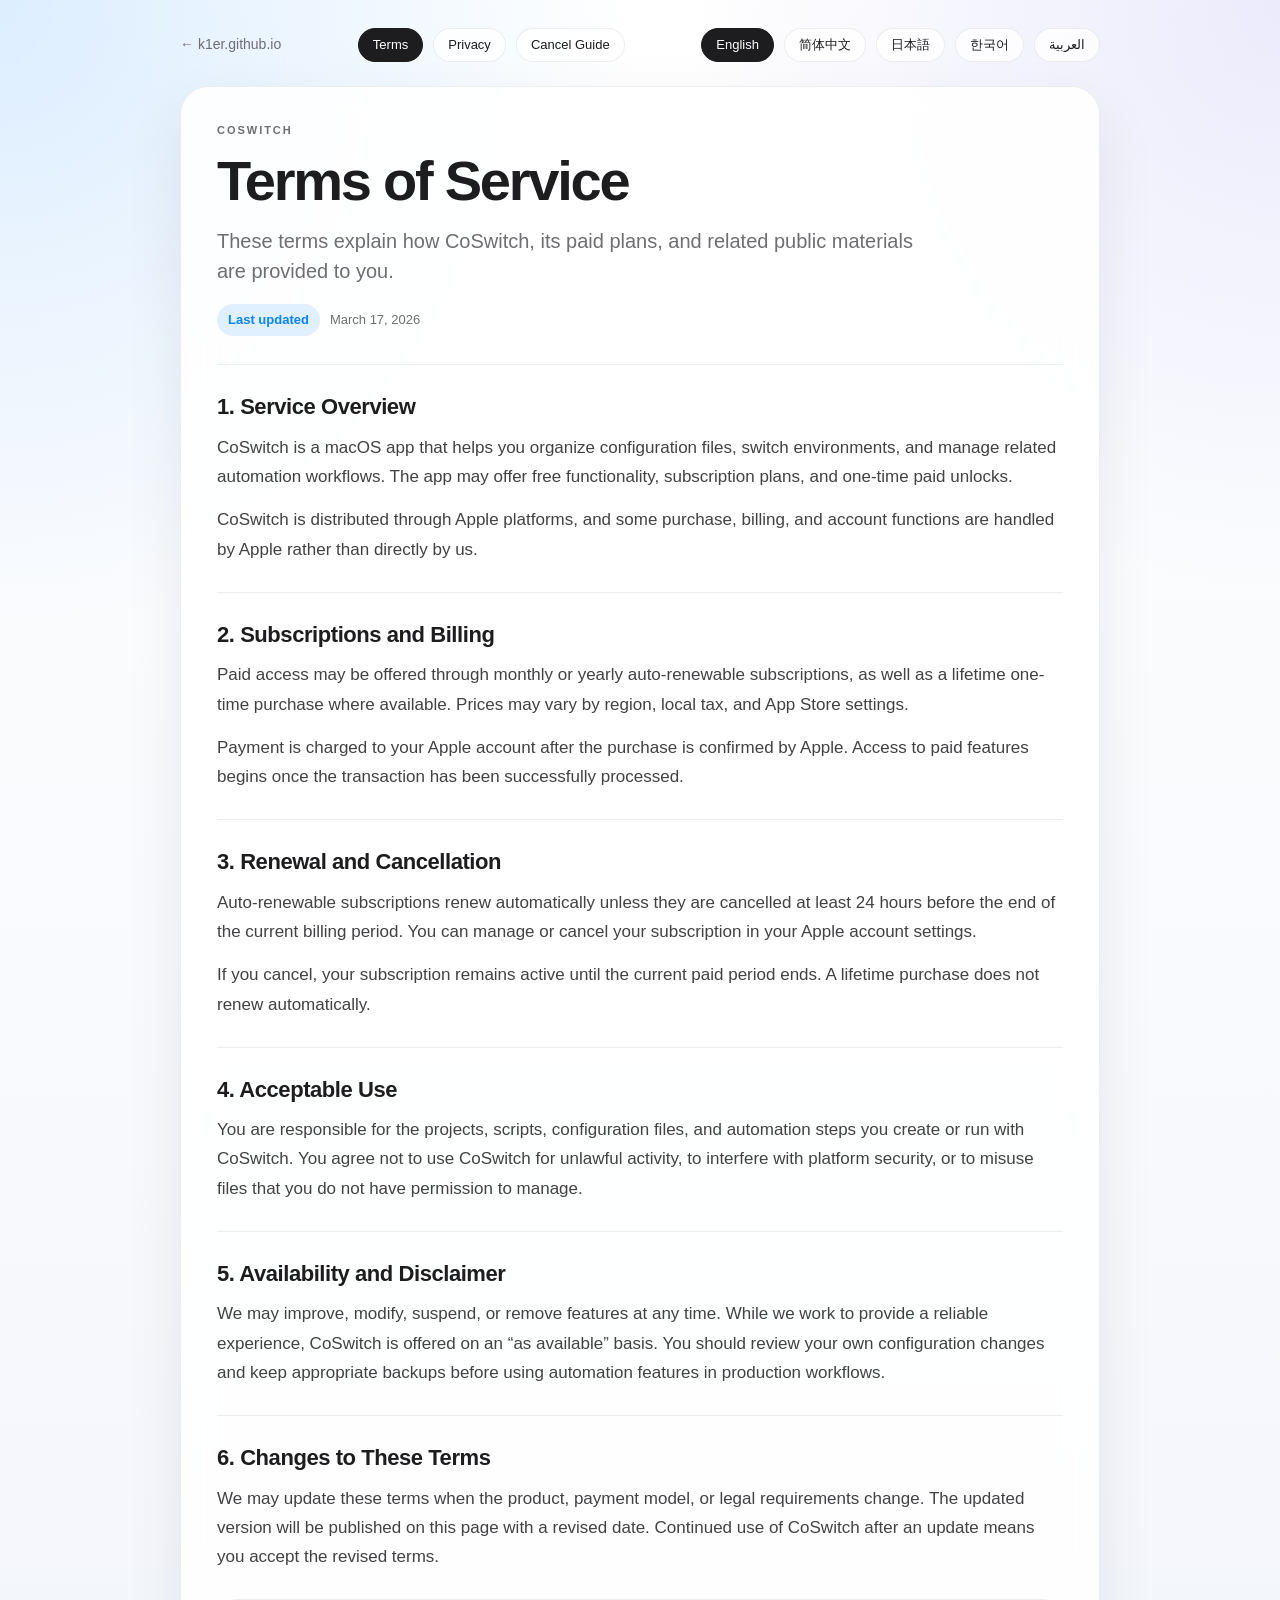
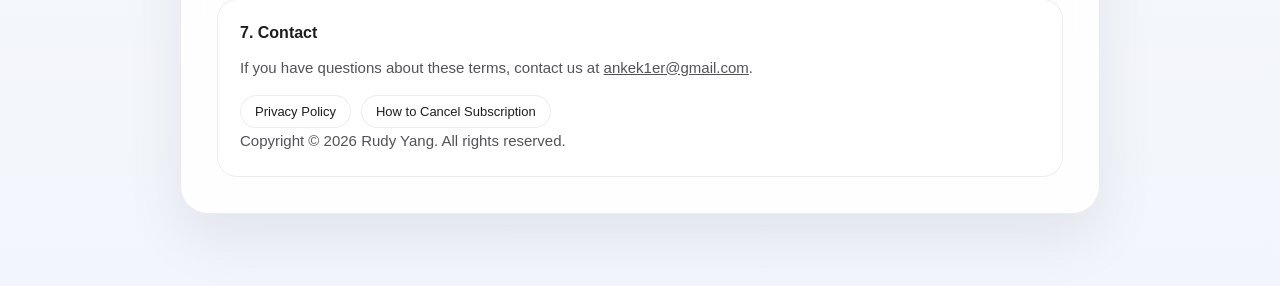
<file: MyH5/CoSwitchTerms/index.html>
<!DOCTYPE html>
<html lang="en">
<head>
    <meta charset="UTF-8">
    <meta name="viewport" content="width=device-width, initial-scale=1.0">
    <meta name="color-scheme" content="light">
    <title>CoSwitch Terms of Service</title>
    <script src="../assets/coswitch-legal.js"></script>
    <link rel="stylesheet" href="../assets/coswitch-legal.css">
</head>
<body>
    <main class="legal-shell">
        <div class="topbar">
            <a class="brand-link" href="/">← k1er.github.io</a>

            <nav class="doc-links" aria-label="Legal documents">
                <a class="doc-link current" href="../CoSwitchTerms/">Terms</a>
                <a class="doc-link" href="../CoSwitchPrivacy/">Privacy</a>
                <a class="doc-link" href="../CoSwitchSubscriptionCancel/">Cancel Guide</a>
            </nav>

            <div class="language-switcher" aria-label="Language switcher">
                <button class="lang-button" type="button" data-set-language="en">English</button>
                <button class="lang-button" type="button" data-set-language="zh-Hans">简体中文</button>
                <button class="lang-button" type="button" data-set-language="ja">日本語</button>
                <button class="lang-button" type="button" data-set-language="ko">한국어</button>
                <button class="lang-button" type="button" data-set-language="ar">العربية</button>
            </div>
        </div>

        <article class="legal-article" data-lang-section="en" data-page-title="CoSwitch Terms of Service">
            <p class="eyebrow">CoSwitch</p>
            <h1 class="hero-title">Terms of Service</h1>
            <p class="hero-lead">
                These terms explain how CoSwitch, its paid plans, and related public materials are provided to you.
            </p>

            <div class="meta-row">
                <span class="meta-pill">Last updated</span>
                <time datetime="2026-03-17">March 17, 2026</time>
            </div>

            <section class="section-block">
                <h2 class="section-title">1. Service Overview</h2>
                <p>
                    CoSwitch is a macOS app that helps you organize configuration files, switch environments, and manage related automation workflows.
                    The app may offer free functionality, subscription plans, and one-time paid unlocks.
                </p>
                <p>
                    CoSwitch is distributed through Apple platforms, and some purchase, billing, and account functions are handled by Apple rather than directly by us.
                </p>
            </section>

            <section class="section-block">
                <h2 class="section-title">2. Subscriptions and Billing</h2>
                <p>
                    Paid access may be offered through monthly or yearly auto-renewable subscriptions, as well as a lifetime one-time purchase where available.
                    Prices may vary by region, local tax, and App Store settings.
                </p>
                <p>
                    Payment is charged to your Apple account after the purchase is confirmed by Apple. Access to paid features begins once the transaction has been successfully processed.
                </p>
            </section>

            <section class="section-block">
                <h2 class="section-title">3. Renewal and Cancellation</h2>
                <p>
                    Auto-renewable subscriptions renew automatically unless they are cancelled at least 24 hours before the end of the current billing period.
                    You can manage or cancel your subscription in your Apple account settings.
                </p>
                <p>
                    If you cancel, your subscription remains active until the current paid period ends. A lifetime purchase does not renew automatically.
                </p>
            </section>

            <section class="section-block">
                <h2 class="section-title">4. Acceptable Use</h2>
                <p>
                    You are responsible for the projects, scripts, configuration files, and automation steps you create or run with CoSwitch.
                    You agree not to use CoSwitch for unlawful activity, to interfere with platform security, or to misuse files that you do not have permission to manage.
                </p>
            </section>

            <section class="section-block">
                <h2 class="section-title">5. Availability and Disclaimer</h2>
                <p>
                    We may improve, modify, suspend, or remove features at any time. While we work to provide a reliable experience, CoSwitch is offered on an “as available” basis.
                    You should review your own configuration changes and keep appropriate backups before using automation features in production workflows.
                </p>
            </section>

            <section class="section-block">
                <h2 class="section-title">6. Changes to These Terms</h2>
                <p>
                    We may update these terms when the product, payment model, or legal requirements change. The updated version will be published on this page with a revised date.
                    Continued use of CoSwitch after an update means you accept the revised terms.
                </p>
            </section>

            <section class="section-block note-card">
                <h2 class="note-title">7. Contact</h2>
                <p>
                    If you have questions about these terms, contact us at
                    <a href="mailto:ankek1er@gmail.com">ankek1er@gmail.com</a>.
                </p>
                <div class="footer-links">
                    <a class="footer-link" href="../CoSwitchPrivacy/">Privacy Policy</a>
                    <a class="footer-link" href="../CoSwitchSubscriptionCancel/">How to Cancel Subscription</a>
                </div>
                <p class="footer-note">Copyright © <span data-current-year>2026</span> Rudy Yang. All rights reserved.</p>
            </section>
        </article>

        <article class="legal-article" data-lang-section="zh-Hans" data-page-title="CoSwitch 服务条款">
            <p class="eyebrow">CoSwitch</p>
            <h1 class="hero-title">服务条款</h1>
            <p class="hero-lead">
                本条款说明 CoSwitch、其付费方案以及相关公开资料向你提供服务时适用的规则。
            </p>

            <div class="meta-row">
                <span class="meta-pill">最后更新</span>
                <time datetime="2026-03-17">2026 年 3 月 17 日</time>
            </div>

            <section class="section-block">
                <h2 class="section-title">1. 服务概述</h2>
                <p>
                    CoSwitch 是一款 macOS 应用，用于帮助你整理配置文件、切换环境并管理相关自动化流程。
                    应用可能提供免费功能、订阅方案以及一次性买断功能。
                </p>
                <p>
                    CoSwitch 通过 Apple 平台分发，部分购买、账单和账户功能由 Apple 负责处理，而不是由我们直接处理。
                </p>
            </section>

            <section class="section-block">
                <h2 class="section-title">2. 订阅与计费</h2>
                <p>
                    付费能力可能通过月度或年度自动续费订阅提供，也可能在部分地区提供终身一次性购买。
                    价格可能因地区、税费和 App Store 设置而有所不同。
                </p>
                <p>
                    购买经 Apple 确认后，费用会从你的 Apple 账户扣除。交易成功处理后，你即可开始使用付费功能。
                </p>
            </section>

            <section class="section-block">
                <h2 class="section-title">3. 续费与取消</h2>
                <p>
                    自动续费订阅会在当前计费周期结束后自动续订，除非你在当前周期结束前至少 24 小时取消订阅。
                    你可以在 Apple 账户设置中管理或取消订阅。
                </p>
                <p>
                    取消后，你仍可在当前已付费周期结束前继续使用订阅权益。终身购买不会自动续费。
                </p>
            </section>

            <section class="section-block">
                <h2 class="section-title">4. 合理使用</h2>
                <p>
                    你需要对使用 CoSwitch 创建或执行的项目、脚本、配置文件和自动化步骤负责。
                    你同意不会将 CoSwitch 用于非法用途，不会绕过平台安全机制，也不会在未经授权的情况下管理不属于你的文件。
                </p>
            </section>

            <section class="section-block">
                <h2 class="section-title">5. 可用性与免责声明</h2>
                <p>
                    我们可能随时改进、修改、暂停或下线某些功能。我们会尽力提供可靠体验，但 CoSwitch 按“现状”和“可用”方式提供。
                    在生产环境中使用自动化能力前，请自行审核配置变更，并保留适当备份。
                </p>
            </section>

            <section class="section-block">
                <h2 class="section-title">6. 条款更新</h2>
                <p>
                    当产品、付费模式或法律要求发生变化时，我们可能更新这些条款。更新后的版本会发布在本页，并标注新的更新时间。
                    在条款更新后继续使用 CoSwitch，即表示你接受修订后的内容。
                </p>
            </section>

            <section class="section-block note-card">
                <h2 class="note-title">7. 联系方式</h2>
                <p>
                    如果你对本条款有任何疑问，请通过
                    <a href="mailto:ankek1er@gmail.com">ankek1er@gmail.com</a>
                    联系我们。
                </p>
                <div class="footer-links">
                    <a class="footer-link" href="../CoSwitchPrivacy/">隐私政策</a>
                    <a class="footer-link" href="../CoSwitchSubscriptionCancel/">如何取消订阅</a>
                </div>
                <p class="footer-note">Copyright © <span data-current-year>2026</span> Rudy Yang. All rights reserved.</p>
            </section>
        </article>

        <article class="legal-article" data-lang-section="ja" data-page-title="CoSwitch 利用規約">
            <p class="eyebrow">CoSwitch</p>
            <h1 class="hero-title">利用規約</h1>
            <p class="hero-lead">
                本規約は、CoSwitch、その有料プラン、および関連する公開資料の提供条件を説明するものです。
            </p>

            <div class="meta-row">
                <span class="meta-pill">最終更新</span>
                <time datetime="2026-03-17">2026年3月17日</time>
            </div>

            <section class="section-block">
                <h2 class="section-title">1. サービス概要</h2>
                <p>
                    CoSwitch は、設定ファイルの整理、環境の切り替え、関連する自動化ワークフローの管理を支援する macOS アプリです。
                    アプリには無料機能、サブスクリプション、買い切りプランが含まれる場合があります。
                </p>
                <p>
                    CoSwitch は Apple のプラットフォームを通じて配信され、一部の購入、請求、アカウント機能は Apple により処理されます。
                </p>
            </section>

            <section class="section-block">
                <h2 class="section-title">2. サブスクリプションと請求</h2>
                <p>
                    有料機能は、月額または年額の自動更新サブスクリプション、または提供地域によっては永久ライセンスとして提供される場合があります。
                    価格は地域、税金、App Store の設定によって異なる場合があります。
                </p>
                <p>
                    購入が Apple によって確認されると、料金は Apple アカウントに請求されます。取引が正常に完了すると、有料機能を利用できます。
                </p>
            </section>

            <section class="section-block">
                <h2 class="section-title">3. 更新と解約</h2>
                <p>
                    自動更新サブスクリプションは、現在の請求期間が終了する24時間以上前に解約しない限り、自動的に更新されます。
                    サブスクリプションの管理または解約は Apple アカウント設定で行えます。
                </p>
                <p>
                    解約後も、現在の支払い済み期間が終了するまでは利用を継続できます。買い切り購入は自動更新されません。
                </p>
            </section>

            <section class="section-block">
                <h2 class="section-title">4. 適切な利用</h2>
                <p>
                    CoSwitch を使って作成または実行するプロジェクト、スクリプト、設定ファイル、自動化処理については、利用者自身が責任を負うものとします。
                    CoSwitch を違法行為に使用したり、プラットフォームのセキュリティを妨害したり、権限のないファイルを扱ったりしてはいけません。
                </p>
            </section>

            <section class="section-block">
                <h2 class="section-title">5. 提供状況と免責</h2>
                <p>
                    当社は、機能を随時改善、変更、一時停止、または終了する場合があります。CoSwitch は「現状有姿」かつ「利用可能な範囲」で提供されます。
                    本番環境で自動化機能を利用する前に、設定変更の確認と適切なバックアップを行ってください。
                </p>
            </section>

            <section class="section-block">
                <h2 class="section-title">6. 規約の変更</h2>
                <p>
                    製品、課金モデル、または法的要件の変更に応じて、本規約を更新することがあります。更新版はこのページに掲載され、更新日が明記されます。
                    更新後も CoSwitch を利用し続けることで、改定後の規約に同意したものとみなされます。
                </p>
            </section>

            <section class="section-block note-card">
                <h2 class="note-title">7. お問い合わせ</h2>
                <p>
                    本規約に関するご質問は、
                    <a href="mailto:ankek1er@gmail.com">ankek1er@gmail.com</a>
                    までご連絡ください。
                </p>
                <div class="footer-links">
                    <a class="footer-link" href="../CoSwitchPrivacy/">プライバシーポリシー</a>
                    <a class="footer-link" href="../CoSwitchSubscriptionCancel/">解約方法</a>
                </div>
                <p class="footer-note">Copyright © <span data-current-year>2026</span> Rudy Yang. All rights reserved.</p>
            </section>
        </article>

        <article class="legal-article" data-lang-section="ko" data-page-title="CoSwitch 서비스 약관">
            <p class="eyebrow">CoSwitch</p>
            <h1 class="hero-title">서비스 약관</h1>
            <p class="hero-lead">
                본 약관은 CoSwitch, 유료 플랜 및 관련 공개 자료가 제공되는 조건을 설명합니다.
            </p>

            <div class="meta-row">
                <span class="meta-pill">최종 업데이트</span>
                <time datetime="2026-03-17">2026년 3월 17일</time>
            </div>

            <section class="section-block">
                <h2 class="section-title">1. 서비스 개요</h2>
                <p>
                    CoSwitch는 구성 파일을 정리하고 환경을 전환하며 관련 자동화 워크플로를 관리할 수 있도록 도와주는 macOS 앱입니다.
                    앱에는 무료 기능, 구독 플랜 및 일회성 구매가 포함될 수 있습니다.
                </p>
                <p>
                    CoSwitch는 Apple 플랫폼을 통해 배포되며, 일부 구매, 청구 및 계정 기능은 Apple이 처리합니다.
                </p>
            </section>

            <section class="section-block">
                <h2 class="section-title">2. 구독 및 결제</h2>
                <p>
                    유료 기능은 월간 또는 연간 자동 갱신 구독, 또는 제공되는 경우 평생 일회성 구매를 통해 제공될 수 있습니다.
                    가격은 지역, 세금 및 App Store 설정에 따라 달라질 수 있습니다.
                </p>
                <p>
                    Apple이 구매를 확인하면 요금이 Apple 계정에 청구됩니다. 거래가 정상적으로 완료되면 유료 기능을 사용할 수 있습니다.
                </p>
            </section>

            <section class="section-block">
                <h2 class="section-title">3. 갱신 및 취소</h2>
                <p>
                    자동 갱신 구독은 현재 결제 기간이 끝나기 최소 24시간 전에 취소하지 않으면 자동으로 갱신됩니다.
                    구독 관리나 취소는 Apple 계정 설정에서 할 수 있습니다.
                </p>
                <p>
                    취소 후에도 현재 결제한 기간이 끝날 때까지는 이용 권한이 유지됩니다. 평생 구매는 자동 갱신되지 않습니다.
                </p>
            </section>

            <section class="section-block">
                <h2 class="section-title">4. 적절한 사용</h2>
                <p>
                    CoSwitch로 생성하거나 실행하는 프로젝트, 스크립트, 구성 파일 및 자동화 단계에 대한 책임은 사용자에게 있습니다.
                    CoSwitch를 불법적인 목적으로 사용하거나 플랫폼 보안을 방해하거나 권한 없는 파일을 관리해서는 안 됩니다.
                </p>
            </section>

            <section class="section-block">
                <h2 class="section-title">5. 제공 상태 및 면책</h2>
                <p>
                    당사는 기능을 언제든지 개선, 변경, 중단 또는 종료할 수 있습니다. CoSwitch는 “있는 그대로” 그리고 “이용 가능한 범위 내에서” 제공됩니다.
                    프로덕션 환경에서 자동화 기능을 사용하기 전에 구성 변경 사항을 검토하고 적절한 백업을 유지하세요.
                </p>
            </section>

            <section class="section-block">
                <h2 class="section-title">6. 약관 변경</h2>
                <p>
                    제품, 결제 모델 또는 법적 요구 사항이 바뀌면 본 약관을 업데이트할 수 있습니다. 업데이트된 버전은 새로운 날짜와 함께 이 페이지에 게시됩니다.
                    업데이트 이후에도 CoSwitch를 계속 사용하면 개정된 약관에 동의한 것으로 간주됩니다.
                </p>
            </section>

            <section class="section-block note-card">
                <h2 class="note-title">7. 문의</h2>
                <p>
                    본 약관에 대한 문의는
                    <a href="mailto:ankek1er@gmail.com">ankek1er@gmail.com</a>
                    으로 연락해 주세요.
                </p>
                <div class="footer-links">
                    <a class="footer-link" href="../CoSwitchPrivacy/">개인정보 처리방침</a>
                    <a class="footer-link" href="../CoSwitchSubscriptionCancel/">구독 취소 방법</a>
                </div>
                <p class="footer-note">Copyright © <span data-current-year>2026</span> Rudy Yang. All rights reserved.</p>
            </section>
        </article>

        <article class="legal-article" data-lang-section="ar" data-page-title="CoSwitch شروط الخدمة">
            <p class="eyebrow">CoSwitch</p>
            <h1 class="hero-title">شروط الخدمة</h1>
            <p class="hero-lead">
                توضح هذه الشروط كيفية تقديم CoSwitch وخططه المدفوعة والمواد العامة المرتبطة به لك.
            </p>

            <div class="meta-row">
                <span class="meta-pill">آخر تحديث</span>
                <time datetime="2026-03-17">17 مارس 2026</time>
            </div>

            <section class="section-block">
                <h2 class="section-title">1. نظرة عامة على الخدمة</h2>
                <p>
                    CoSwitch هو تطبيق macOS يساعدك على تنظيم ملفات الإعدادات وتبديل البيئات وإدارة تدفقات العمل الآلية المرتبطة بها.
                    قد يتضمن التطبيق وظائف مجانية وخطط اشتراك وشراء لمرة واحدة.
                </p>
                <p>
                    يتم توزيع CoSwitch عبر منصات Apple، وبعض وظائف الشراء والفوترة والحساب تتم معالجتها بواسطة Apple وليس من قبلنا مباشرة.
                </p>
            </section>

            <section class="section-block">
                <h2 class="section-title">2. الاشتراكات والفوترة</h2>
                <p>
                    قد يتم تقديم الوصول المدفوع من خلال اشتراكات شهرية أو سنوية تتجدد تلقائيا، أو من خلال شراء دائم لمرة واحدة حيثما كان ذلك متاحا.
                    قد تختلف الأسعار حسب المنطقة والضرائب وإعدادات App Store.
                </p>
                <p>
                    يتم خصم المبلغ من حساب Apple الخاص بك بعد تأكيد الشراء من Apple. يبدأ الوصول إلى الميزات المدفوعة بعد إتمام المعاملة بنجاح.
                </p>
            </section>

            <section class="section-block">
                <h2 class="section-title">3. التجديد والإلغاء</h2>
                <p>
                    تتجدد الاشتراكات المتكررة تلقائيا ما لم يتم إلغاؤها قبل 24 ساعة على الأقل من نهاية فترة الفوترة الحالية.
                    يمكنك إدارة أو إلغاء اشتراكك من إعدادات حساب Apple الخاص بك.
                </p>
                <p>
                    إذا قمت بالإلغاء، يظل اشتراكك نشطا حتى نهاية الفترة المدفوعة الحالية. لا يتم تجديد الشراء الدائم تلقائيا.
                </p>
            </section>

            <section class="section-block">
                <h2 class="section-title">4. الاستخدام المقبول</h2>
                <p>
                    أنت مسؤول عن المشاريع والبرامج النصية وملفات الإعدادات وخطوات الأتمتة التي تنشئها أو تشغلها باستخدام CoSwitch.
                    وتوافق على عدم استخدام CoSwitch في أي نشاط غير قانوني أو لإعاقة أمان المنصة أو لإدارة ملفات لا تملك صلاحية التعامل معها.
                </p>
            </section>

            <section class="section-block">
                <h2 class="section-title">5. التوفر وإخلاء المسؤولية</h2>
                <p>
                    يجوز لنا تحسين الميزات أو تعديلها أو تعليقها أو إزالتها في أي وقت. يتم توفير CoSwitch على أساس "حسب التوفر".
                    يجب عليك مراجعة تغييرات الإعدادات الخاصة بك والاحتفاظ بنسخ احتياطية مناسبة قبل استخدام ميزات الأتمتة في بيئات العمل الفعلية.
                </p>
            </section>

            <section class="section-block">
                <h2 class="section-title">6. التغييرات على هذه الشروط</h2>
                <p>
                    قد نقوم بتحديث هذه الشروط عند تغير المنتج أو نموذج الدفع أو المتطلبات القانونية. سيتم نشر النسخة المحدثة في هذه الصفحة مع تاريخ جديد.
                    استمرارك في استخدام CoSwitch بعد التحديث يعني قبولك للشروط المعدلة.
                </p>
            </section>

            <section class="section-block note-card">
                <h2 class="note-title">7. التواصل معنا</h2>
                <p>
                    إذا كانت لديك أي أسئلة حول هذه الشروط، يرجى التواصل معنا عبر
                    <a href="mailto:ankek1er@gmail.com">ankek1er@gmail.com</a>.
                </p>
                <div class="footer-links">
                    <a class="footer-link" href="../CoSwitchPrivacy/">سياسة الخصوصية</a>
                    <a class="footer-link" href="../CoSwitchSubscriptionCancel/">كيفية إلغاء الاشتراك</a>
                </div>
                <p class="footer-note">Copyright © <span data-current-year>2026</span> Rudy Yang. All rights reserved.</p>
            </section>
        </article>
    </main>
</body>
</html>
</file>
<file: MyH5/assets/coswitch-legal.css>
:root {
    color-scheme: light;
    --bg-top: #ffffff;
    --bg-bottom: #f2f5fb;
    --card-bg: rgba(255, 255, 255, 0.88);
    --card-border: rgba(29, 29, 31, 0.08);
    --text-primary: #1d1d1f;
    --text-secondary: #6e6e73;
    --accent: #0a84ff;
    --accent-soft: rgba(10, 132, 255, 0.12);
    --shadow: 0 24px 60px rgba(15, 23, 42, 0.08);
}

* {
    box-sizing: border-box;
}

html {
    background: linear-gradient(180deg, var(--bg-top) 0%, var(--bg-bottom) 100%);
}

body {
    margin: 0;
    font-family: -apple-system, BlinkMacSystemFont, "SF Pro Display", "SF Pro Text", "Helvetica Neue", Helvetica, Arial, sans-serif;
    color: var(--text-primary);
    background:
        radial-gradient(circle at top left, rgba(10, 132, 255, 0.14), transparent 28%),
        radial-gradient(circle at top right, rgba(94, 92, 230, 0.12), transparent 26%),
        linear-gradient(180deg, var(--bg-top) 0%, var(--bg-bottom) 100%);
    -webkit-font-smoothing: antialiased;
    text-rendering: optimizeLegibility;
}

a {
    color: inherit;
}

button {
    font: inherit;
}

.legal-shell {
    max-width: 960px;
    margin: 0 auto;
    padding: 28px 20px 72px;
}

.topbar {
    display: flex;
    flex-wrap: wrap;
    align-items: center;
    justify-content: space-between;
    gap: 16px;
    margin-bottom: 24px;
}

.brand-link {
    color: var(--text-secondary);
    text-decoration: none;
    font-size: 14px;
    line-height: 1.4;
}

.doc-links,
.language-switcher,
.footer-links {
    display: flex;
    flex-wrap: wrap;
    gap: 10px;
}

.doc-link,
.lang-button,
.footer-link {
    border: 1px solid var(--card-border);
    border-radius: 999px;
    background: rgba(255, 255, 255, 0.78);
    color: var(--text-primary);
    text-decoration: none;
    padding: 8px 14px;
    font-size: 13px;
    line-height: 1.2;
    transition: transform 0.2s ease, background-color 0.2s ease, border-color 0.2s ease;
}

.doc-link:hover,
.lang-button:hover,
.footer-link:hover {
    transform: translateY(-1px);
    border-color: rgba(10, 132, 255, 0.24);
}

.doc-link.current,
.lang-button[aria-pressed="true"] {
    background: var(--text-primary);
    border-color: var(--text-primary);
    color: #ffffff;
}

.lang-button {
    cursor: pointer;
}

.lang-button[aria-pressed="true"] {
    pointer-events: none;
}

[data-lang-section],
[data-lang-label] {
    display: none;
}

html[data-language="en"] [data-lang-section="en"],
html[data-language="zh-Hans"] [data-lang-section="zh-Hans"],
html[data-language="ja"] [data-lang-section="ja"],
html[data-language="ko"] [data-lang-section="ko"],
html[data-language="ar"] [data-lang-section="ar"],
html[data-language="en"] [data-lang-label="en"],
html[data-language="zh-Hans"] [data-lang-label="zh-Hans"],
html[data-language="ja"] [data-lang-label="ja"],
html[data-language="ko"] [data-lang-label="ko"],
html[data-language="ar"] [data-lang-label="ar"] {
    display: block;
}

.legal-article {
    background: var(--card-bg);
    border: 1px solid var(--card-border);
    border-radius: 28px;
    padding: 36px;
    backdrop-filter: blur(18px);
    box-shadow: var(--shadow);
}

.eyebrow {
    margin: 0 0 14px;
    font-size: 11px;
    line-height: 1.3;
    letter-spacing: 0.18em;
    text-transform: uppercase;
    font-weight: 700;
    color: var(--text-secondary);
}

.hero-title {
    margin: 0;
    font-size: clamp(34px, 5vw, 56px);
    line-height: 1.06;
    letter-spacing: -0.04em;
    font-weight: 700;
}

.hero-lead {
    margin: 16px 0 0;
    max-width: 720px;
    font-size: 20px;
    line-height: 1.5;
    color: var(--text-secondary);
}

.meta-row {
    display: flex;
    flex-wrap: wrap;
    align-items: center;
    gap: 10px;
    margin-top: 18px;
    color: var(--text-secondary);
    font-size: 13px;
    line-height: 1.4;
}

.meta-pill {
    display: inline-flex;
    align-items: center;
    gap: 6px;
    padding: 7px 11px;
    border-radius: 999px;
    background: var(--accent-soft);
    color: var(--accent);
    font-weight: 600;
}

.section-block {
    margin-top: 28px;
    padding-top: 28px;
    border-top: 1px solid rgba(29, 29, 31, 0.08);
}

.section-title {
    margin: 0 0 12px;
    font-size: 22px;
    line-height: 1.25;
    letter-spacing: -0.02em;
    font-weight: 600;
}

.section-block p,
.section-block li {
    margin: 0;
    font-size: 17px;
    line-height: 1.72;
    color: #424245;
}

.section-block p + p,
.section-block ul,
.section-block ol {
    margin-top: 14px;
}

.section-block ul,
.section-block ol {
    padding-inline-start: 22px;
}

.section-block li + li {
    margin-top: 10px;
}

.note-card {
    background: rgba(255, 255, 255, 0.8);
    border: 1px solid rgba(29, 29, 31, 0.08);
    border-radius: 20px;
    padding: 22px;
}

.note-card p,
.note-card li {
    font-size: 15px;
    color: #52525a;
}

.note-title {
    margin: 0 0 10px;
    font-size: 16px;
    line-height: 1.4;
    font-weight: 600;
}

.footer-links {
    margin-top: 14px;
}

.footer-note {
    margin-top: 28px;
    color: var(--text-secondary);
    font-size: 13px;
    line-height: 1.5;
}

[dir="rtl"] .topbar,
[dir="rtl"] .meta-row,
[dir="rtl"] .doc-links,
[dir="rtl"] .language-switcher,
[dir="rtl"] .footer-links {
    flex-direction: row-reverse;
}

[dir="rtl"] .section-block ul,
[dir="rtl"] .section-block ol {
    padding-inline-start: 0;
    padding-inline-end: 22px;
}

@media (max-width: 734px) {
    .legal-shell {
        padding: 20px 16px 56px;
    }

    .topbar {
        align-items: flex-start;
    }

    .legal-article {
        padding: 24px;
        border-radius: 24px;
    }

    .hero-lead {
        font-size: 18px;
    }

    .section-title {
        font-size: 20px;
    }

    .section-block p,
    .section-block li {
        font-size: 16px;
    }
}
</file>
